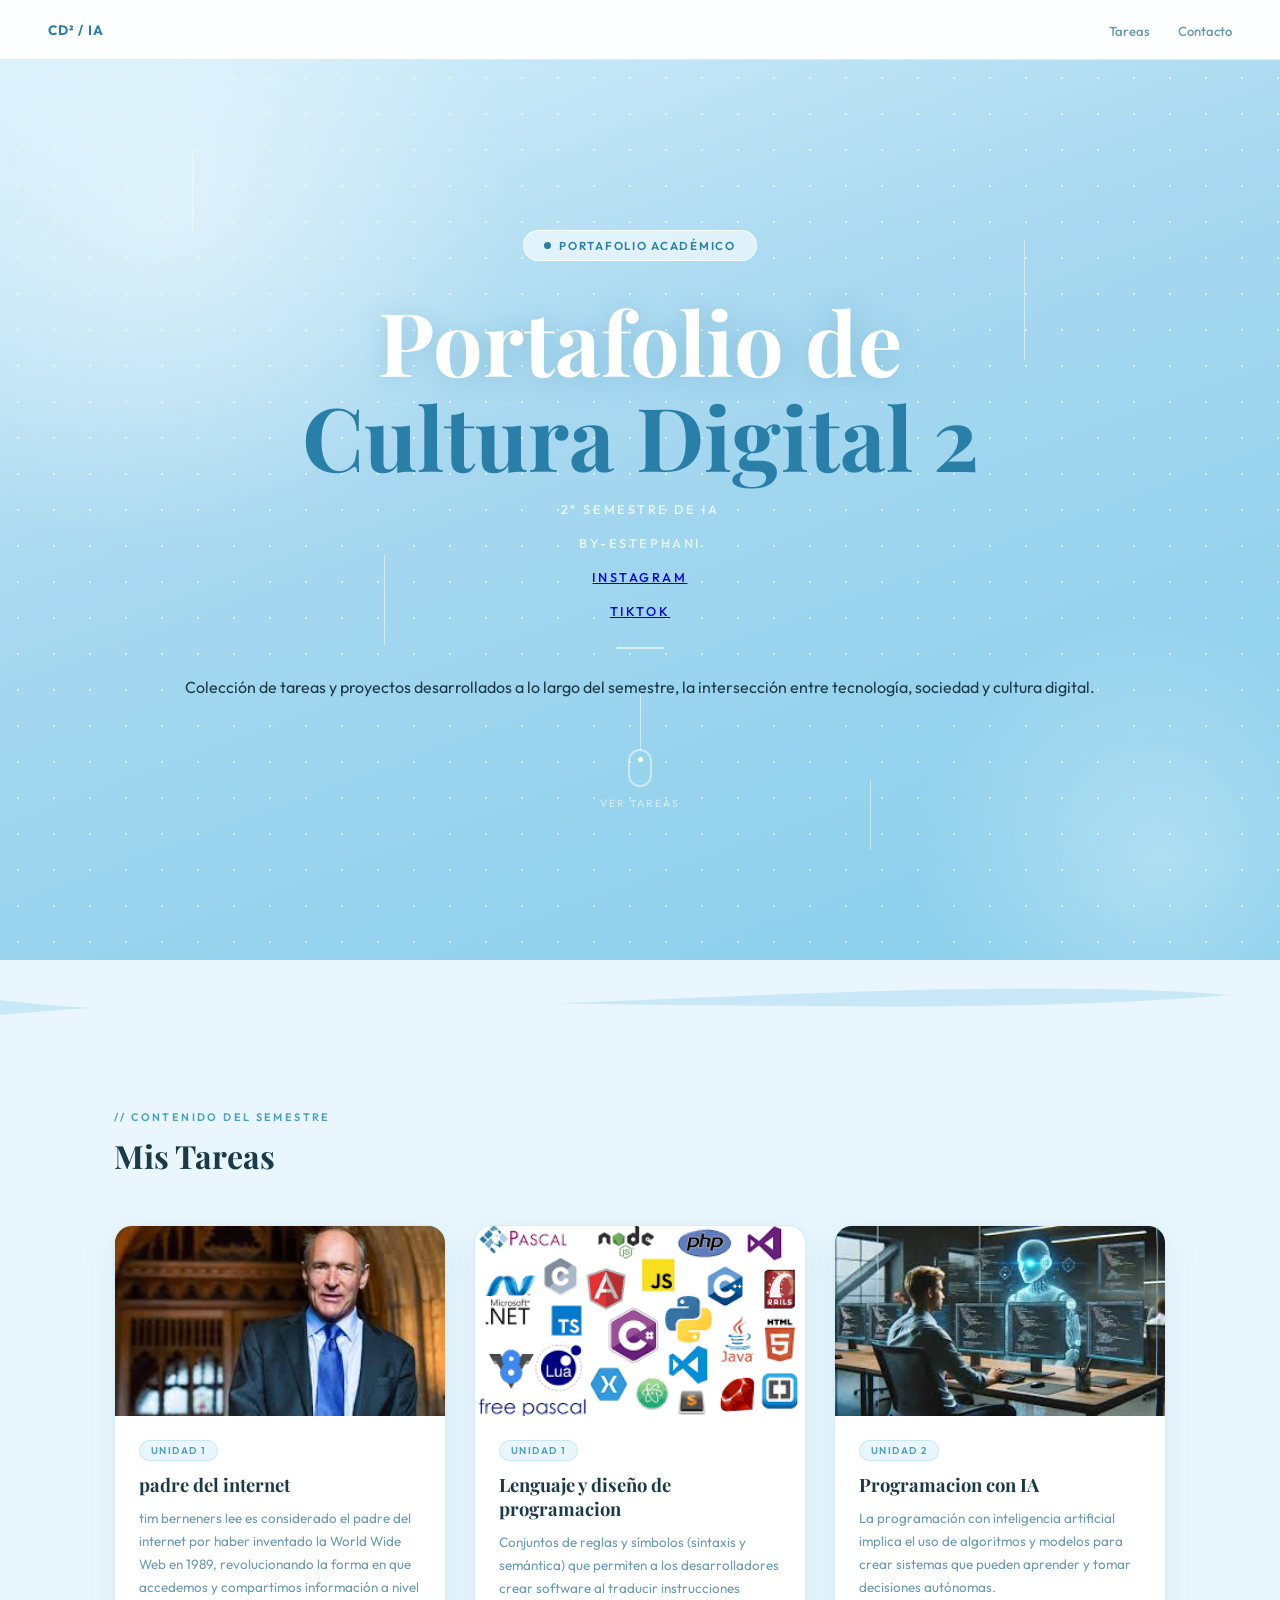
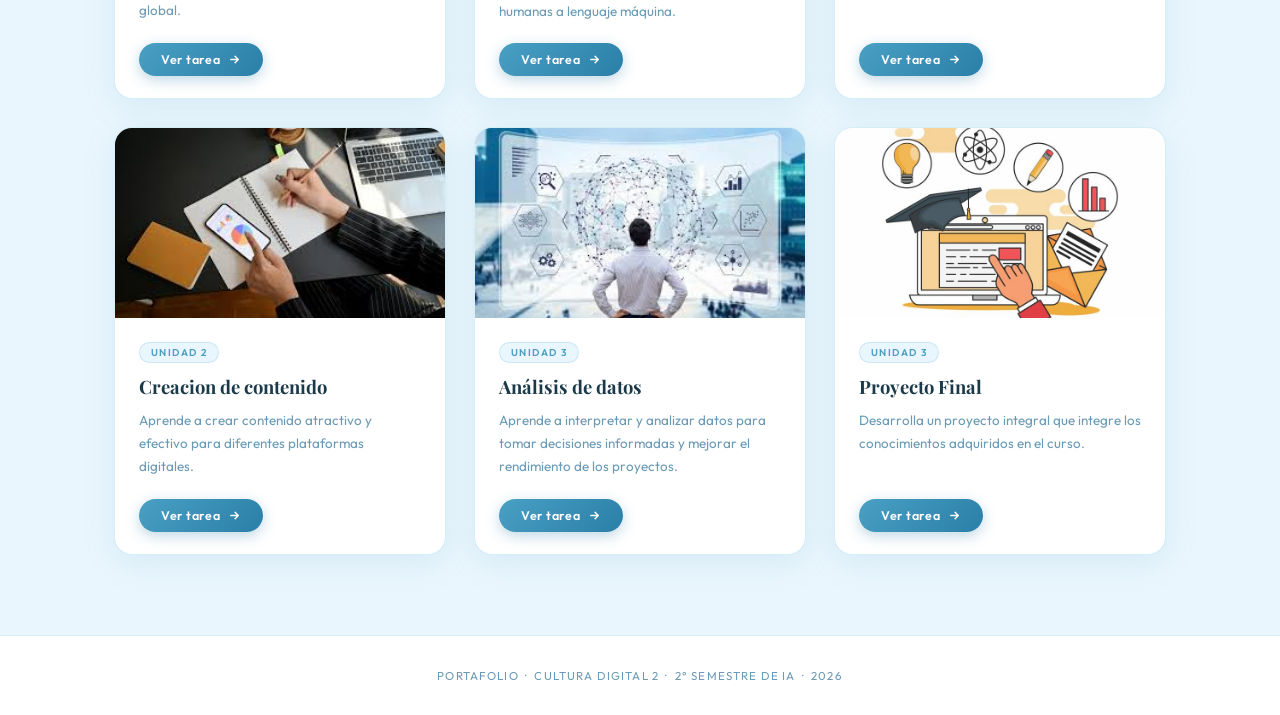
<file: index.html>
<!DOCTYPE html>
<html lang="es">
<head>
  <meta charset="UTF-8"/>
  <meta name="viewport" content="width=device-width, initial-scale=1.0"/>
  <title>portafolio — Cultura Digital 2</title>
  <title>portafolio — by-estephani 2</title>
  <link href="https://fonts.googleapis.com/css2?family=Outfit:wght@300;400;500;600;700&family=Playfair+Display:wght@700&display=swap" rel="stylesheet"/>
  <link rel="stylesheet" href="stylee.css"/>
</head>
<body>

  <!-- ══════════════════ NAV ══════════════════ -->
<nav>
  <span class="nav-logo">CD² / IA</span>
  <ul class="nav-links">
    <li><a href="#tareas">Tareas</a></li>
    <li><a href="#footer">Contacto</a></li>
  </ul>
</nav>

<!-- ══════════════════ HERO / PORTADA ══════════════════ -->
<div class="hero">
  <div class="hero-dots"></div>
  <div class="hero-lines">
    <span></span><span></span><span></span><span></span><span></span>
  </div>

  <div class="hero-inner">
    <div class="hero-chip">Portafolio Académico</div>

    <h1 class="hero-title">
      Portafolio de<br/>
      <em>Cultura Digital 2</em>
    </h1>

    <p class="hero-sub">2° Semestre de IA</p>
    <p class="hero-sub">by-Estephani</p>
    <p class="hero-sub"><a target="_blank" href="https://www.instagram.com/estephani_gonzalezp?igsh=eXB4YWk0am1tMWM=">Instagram</a></p>

    <p class="hero-sub"><a target="_blank" href="https://www.tiktok.com/@mat_k12?_r=1&_t=ZS-94igfz957OU">tiktok</a></p>
    <div class="hero-divider"></div>

   <div class="hero-inner">
    <p>Colección de tareas y proyectos desarrollados a lo largo del semestre, la intersección entre tecnología, sociedad y cultura digital.</p>
   </div>

    <div class="hero-scroll">
      <div class="scroll-track">
        <div class="scroll-ball"></div>
      </div>
      <p>Ver tareas</p>
    </div>
  </div>
</div>

<!-- Wave SVG -->
<div class="wave">
  <svg viewBox="0 0 1440 70" preserveAspectRatio="none" xmlns="http://www.w3.org/2000/svg">
    <path d="M0,40 C360,80 1080,0 1440,40 L1440,70 L0,70 Z"
          fill="#87CEEB" opacity="0.35"/>
    <path d="M0,55 C400,20 1040,70 1440,30 L1440,70 L0,70 Z"
          fill="#eaf6fd"/>
  </svg>
</div>

<!-- ══════════════════ TAREAS ══════════════════ -->
<div id="tareas" class="section-wrap">
  <p class="section-eyebrow">// Contenido del semestre</p>
  <h2 class="section-heading">Mis Tareas</h2>

  <div class="cards-grid">

    <!-- ── CARD 1 ── -->
    <div class="card">
      <div class="card-img">
        <img src="imagenes/tarea1.jpeg" alt="Tarea 1">
      </div>
      <div class="card-body">
        <span class="card-tag">Unidad 1</span>
        <h3 class="card-title">padre del internet</h3>
        <p class="card-desc">
          tim berneners lee es considerado el padre del internet por haber inventado la World Wide Web en 1989, revolucionando la forma en que accedemos y compartimos información a nivel global.
        </p>
      </div>
      <div class="card-footer">
        <a class="btn-ver" href="tarea1.html">
          Ver tarea
          <svg viewBox="0 0 24 24" fill="none" stroke="currentColor" stroke-width="2.5" stroke-linecap="round" stroke-linejoin="round">
            <path d="M5 12h14M13 6l6 6-6 6"/>
          </svg>
        </a>
      </div>
    </div>

    <!-- ── CARD 2 ── -->
    <div class="card">
      <div class="card-img">
        <img src="imagenes/programacion.png" alt="programacion">
      </div>
      <div class="card-body">
        <span class="card-tag">Unidad 1</span>
        <h3 class="card-title">Lenguaje y diseño de programacion</h3>
        <p class="card-desc">
         Conjuntos de reglas y símbolos (sintaxis y semántica) que permiten a los desarrolladores crear software al traducir instrucciones humanas a lenguaje máquina.
        </p>
      </div>
      <div class="card-footer">
        <a href="programacion.html" class="btn-ver">
          Ver tarea
          <svg viewBox="0 0 24 24" fill="none" stroke="currentColor" stroke-width="2.5" stroke-linecap="round" stroke-linejoin="round">
            <path d="M5 12h14M13 6l6 6-6 6"/>
          </svg>
        </a>
      </div>
    </div>

    <!-- ── CARD 3 ── -->
    <div class="card">
      <div class="card-img">
        <img src="imagenes/ia.jpeg" alt="IA">
      </div>
      <div class="card-body">
        <span class="card-tag">Unidad 2</span>
        <h3 class="card-title">Programacion con IA</h3>
        <p class="card-desc">
          La programación con inteligencia artificial implica el uso de algoritmos y modelos para crear sistemas que pueden aprender y tomar decisiones autónomas.
        </p>
      </div>
      <div class="card-footer">
        <a href="ia.html" class="btn-ver">
          Ver tarea
          <svg viewBox="0 0 24 24" fill="none" stroke="currentColor" stroke-width="2.5" stroke-linecap="round" stroke-linejoin="round">
            <path d="M5 12h14M13 6l6 6-6 6"/>
          </svg>
        </a>
      </div>
    </div>

    <!-- ── CARD 4 ── -->
    <div class="card">
      <div class="card-img">
        <img src="imagenes/creacioncontenido.jpeg" alt="">
      </div>
      <div class="card-body">
        <span class="card-tag">Unidad 2</span>
        <h3 class="card-title">Creacion de contenido
        </h3>
        <p class="card-desc">
          Aprende a crear contenido atractivo y efectivo para diferentes plataformas digitales.
        </p>
      </div>
      <div class="card-footer">
        <a href="creacioncontenido.html" class="btn-ver">
          Ver tarea
          <svg viewBox="0 0 24 24" fill="none" stroke="currentColor" stroke-width="2.5" stroke-linecap="round" stroke-linejoin="round">
            <path d="M5 12h14M13 6l6 6-6 6"/>
          </svg>
        </a>
      </div>
    </div>

    <!-- ── CARD 5 ── -->
    <div class="card">
      <div class="card-img">
        <img src="imagenes/analisisdedatos.jpeg" alt="Análisis de datos">
      </div>
      <div class="card-body">
        <span class="card-tag">Unidad 3</span>
        <h3 class="card-title">Análisis de datos</h3>
        <p class="card-desc">
          Aprende a interpretar y analizar datos para tomar decisiones informadas y mejorar el rendimiento de los proyectos.
        </p>
      </div>
      <div class="card-footer">
        <a href="analisisdedatos.html" class="btn-ver">
          Ver tarea
          <svg viewBox="0 0 24 24" fill="none" stroke="currentColor" stroke-width="2.5" stroke-linecap="round" stroke-linejoin="round">
            <path d="M5 12h14M13 6l6 6-6 6"/>
          </svg>
        </a>
      </div>
    </div>

    <!-- ── CARD 6 ── -->
    <div class="card">
      <div class="card-img">
        <img src="imagenes/proyectofinal.jpeg" alt="Proyecto Final">
      </div>
      <div class="card-body">
        <span class="card-tag">Unidad 3</span>
        <h3 class="card-title">Proyecto Final</h3>
        <p class="card-desc">
          Desarrolla un proyecto integral que integre los conocimientos adquiridos en el curso.
        </p>
      </div>
      <div class="card-footer">
        <a href="proyectofinal.html" class="btn-ver">
          Ver tarea
          <svg viewBox="0 0 24 24" fill="none" stroke="currentColor" stroke-width="2.5" stroke-linecap="round" stroke-linejoin="round">
            <path d="M5 12h14M13 6l6 6-6 6"/>
          </svg>
        </a>
      </div>
    </div>

  </div><!-- /cards-grid -->
</div>

<!-- ══════════════════ FOOTER ══════════════════ -->
<footer id="footer">
  Portafolio &nbsp;·&nbsp; Cultura Digital 2 &nbsp;·&nbsp; 2° Semestre de IA &nbsp;·&nbsp; 2026
</footer>

</body>
</html>
</file>
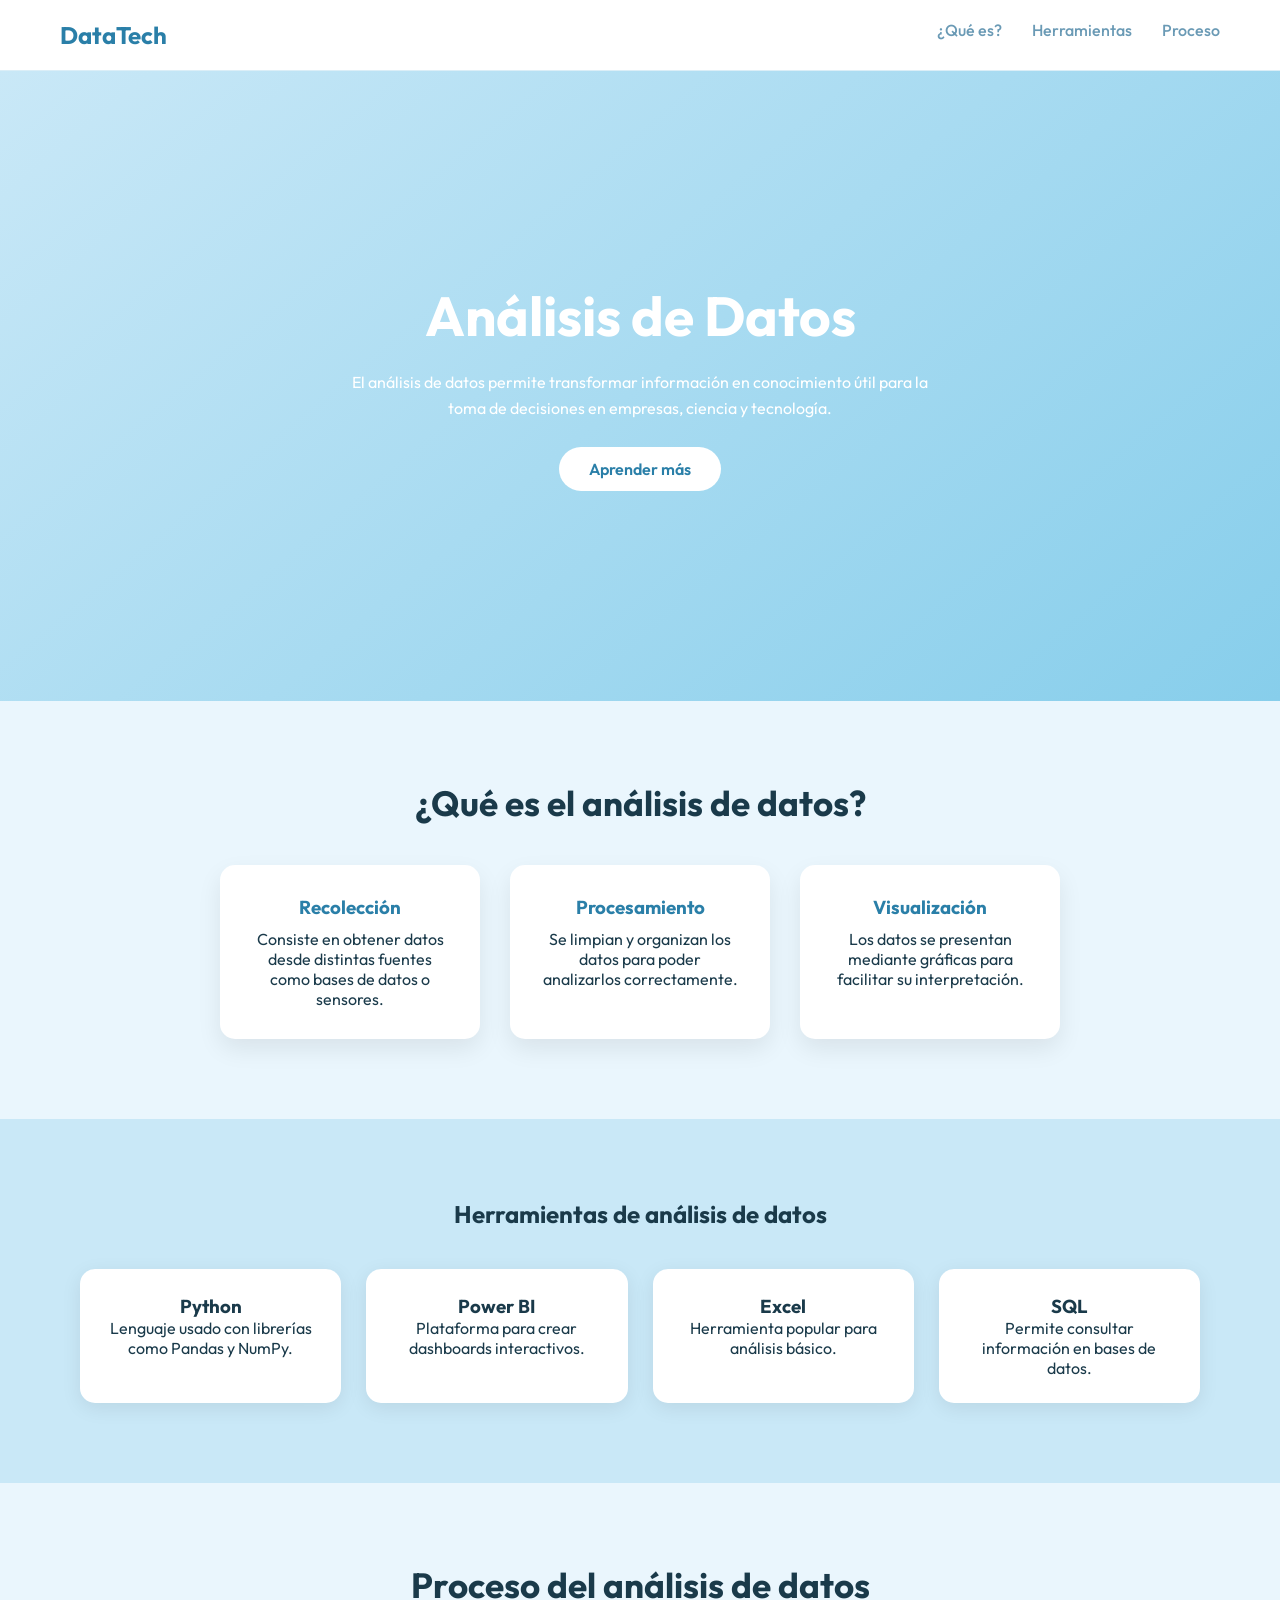
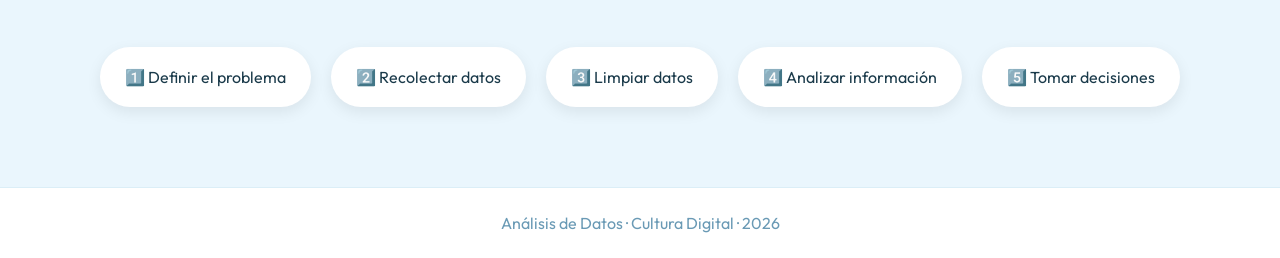
<file: analisisdedatos.html>
<!DOCTYPE html>
<html lang="es">

<head>

    <meta charset="UTF-8">
    <meta name="viewport" content="width=device-width, initial-scale=1.0">

    <title>Análisis de Datos</title>

    <link rel="stylesheet" href="analisisdedatos.css">

    <link href="https://fonts.googleapis.com/css2?family=Outfit:wght@300;400;500;600;700&display=swap" rel="stylesheet">

</head>

<body>

<!-- NAVBAR -->

<nav>

    <h2 class="logo">
        DataTech
    </h2>

    <ul>

        <li><a href="#que-es">¿Qué es?</a></li>
        <li><a href="#herramientas">Herramientas</a></li>
        <li><a href="#proceso">Proceso</a></li>

    </ul>

</nav>



<!-- HERO -->

<section class="hero">

    <div class="hero-text">

        <h1>
            Análisis de Datos
        </h1>

        <p>

            El análisis de datos permite transformar información en
            conocimiento útil para la toma de decisiones en empresas,
            ciencia y tecnología.

        </p>

        <a href="#que-es" class="btn">
            Aprender más
        </a>

    </div>

</section>



<!-- QUE ES -->

<section id="que-es" class="section">

    <h2>
        ¿Qué es el análisis de datos?
    </h2>

    <div class="container">

        <div class="card">

            <h3>
                Recolección
            </h3>

            <p>

                Consiste en obtener datos desde distintas fuentes
                como bases de datos o sensores.

            </p>

        </div>



        <div class="card">

            <h3>
                Procesamiento
            </h3>

            <p>

                Se limpian y organizan los datos para poder
                analizarlos correctamente.

            </p>

        </div>



        <div class="card">

            <h3>
                Visualización
            </h3>

            <p>

                Los datos se presentan mediante gráficas
                para facilitar su interpretación.

            </p>

        </div>

    </div>

</section>



<!-- HERRAMIENTAS -->

<section id="herramientas" class="tools">

    <h2>
        Herramientas de análisis de datos
    </h2>

    <div class="tools-container">

        <div class="tool">

            <h3>
                Python
            </h3>

            <p>
                Lenguaje usado con librerías como Pandas y NumPy.
            </p>

        </div>


        <div class="tool">

            <h3>
                Power BI
            </h3>

            <p>
                Plataforma para crear dashboards interactivos.
            </p>

        </div>


        <div class="tool">

            <h3>
                Excel
            </h3>

            <p>
                Herramienta popular para análisis básico.
            </p>

        </div>


        <div class="tool">

            <h3>
                SQL
            </h3>

            <p>
                Permite consultar información en bases de datos.
            </p>

        </div>

    </div>

</section>



<!-- PROCESO -->

<section id="proceso" class="section">

    <h2>
        Proceso del análisis de datos
    </h2>

    <div class="steps">

        <div class="step">
            1️⃣ Definir el problema
        </div>

        <div class="step">
            2️⃣ Recolectar datos
        </div>

        <div class="step">
            3️⃣ Limpiar datos
        </div>

        <div class="step">
            4️⃣ Analizar información
        </div>

        <div class="step">
            5️⃣ Tomar decisiones
        </div>

    </div>

</section>



<!-- FOOTER -->

<footer>

    Análisis de Datos · Cultura Digital · 2026

</footer>

</body>

</html>
</file>
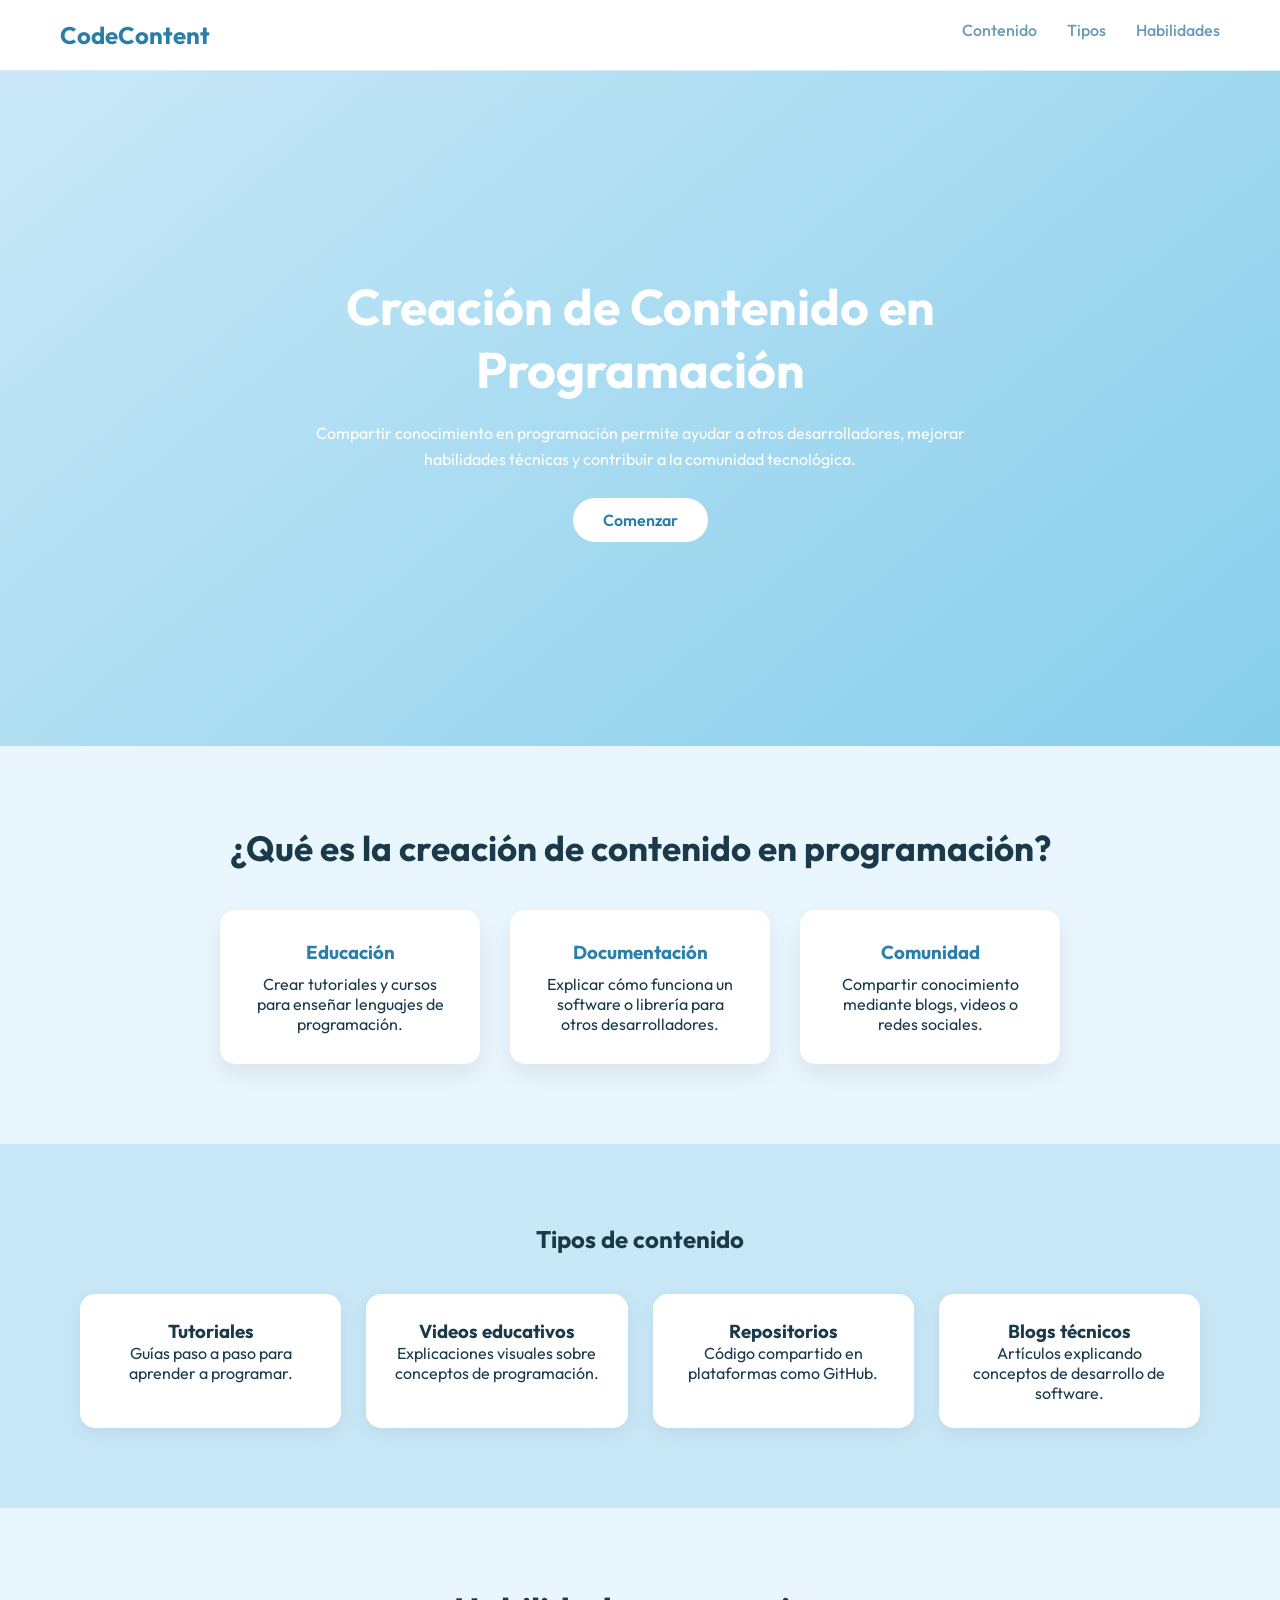
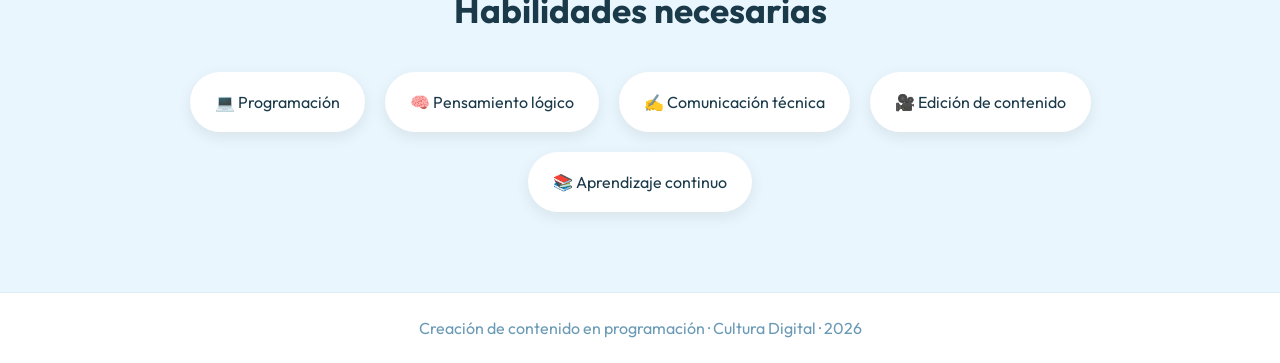
<file: creacioncontenido.html>
<!DOCTYPE html>
<html lang="es">

<head>

    <meta charset="UTF-8">
    <meta name="viewport" content="width=device-width, initial-scale=1.0">

    <title>Creación de Contenido en Programación</title>

    <link rel="stylesheet" href="creacioncontenido.css">

    <link href="https://fonts.googleapis.com/css2?family=Outfit:wght@300;400;500;600;700&display=swap" rel="stylesheet">

</head>

<body>

<!-- NAVBAR -->

<nav>

    <h2 class="logo">
        CodeContent
    </h2>

    <ul>

        <li><a href="#que-es">Contenido</a></li>
        <li><a href="#tipos">Tipos</a></li>
        <li><a href="#habilidades">Habilidades</a></li>

    </ul>

</nav>



<!-- HERO -->

<section class="hero">

    <div class="hero-container">

        <h1>
            Creación de Contenido en Programación
        </h1>

        <p>

            Compartir conocimiento en programación permite ayudar a otros
            desarrolladores, mejorar habilidades técnicas y contribuir
            a la comunidad tecnológica.

        </p>

        <a href="#que-es" class="btn">
            Comenzar
        </a>

    </div>

</section>



<!-- QUE ES -->

<section id="que-es" class="section">

    <h2>
        ¿Qué es la creación de contenido en programación?
    </h2>

    <div class="cards">

        <div class="card">

            <h3>
                Educación
            </h3>

            <p>

                Crear tutoriales y cursos para enseñar lenguajes
                de programación.

            </p>

        </div>



        <div class="card">

            <h3>
                Documentación
            </h3>

            <p>

                Explicar cómo funciona un software o librería
                para otros desarrolladores.

            </p>

        </div>



        <div class="card">

            <h3>
                Comunidad
            </h3>

            <p>

                Compartir conocimiento mediante blogs,
                videos o redes sociales.

            </p>

        </div>

    </div>

</section>



<!-- TIPOS -->

<section id="tipos" class="tools">

    <h2>
        Tipos de contenido
    </h2>

    <div class="tools-container">

        <div class="tool">

            <h3>
                Tutoriales
            </h3>

            <p>

                Guías paso a paso para aprender a programar.

            </p>

        </div>


        <div class="tool">

            <h3>
                Videos educativos
            </h3>

            <p>

                Explicaciones visuales sobre conceptos
                de programación.

            </p>

        </div>


        <div class="tool">

            <h3>
                Repositorios
            </h3>

            <p>

                Código compartido en plataformas
                como GitHub.

            </p>

        </div>


        <div class="tool">

            <h3>
                Blogs técnicos
            </h3>

            <p>

                Artículos explicando conceptos
                de desarrollo de software.

            </p>

        </div>

    </div>

</section>



<!-- HABILIDADES -->

<section id="habilidades" class="section">

    <h2>
        Habilidades necesarias
    </h2>

    <div class="skills">

        <div class="skill">
            💻 Programación
        </div>

        <div class="skill">
            🧠 Pensamiento lógico
        </div>

        <div class="skill">
            ✍️ Comunicación técnica
        </div>

        <div class="skill">
            🎥 Edición de contenido
        </div>

        <div class="skill">
            📚 Aprendizaje continuo
        </div>

    </div>

</section>



<!-- FOOTER -->

<footer>

    Creación de contenido en programación · Cultura Digital · 2026

</footer>


</body>

</html>
</file>
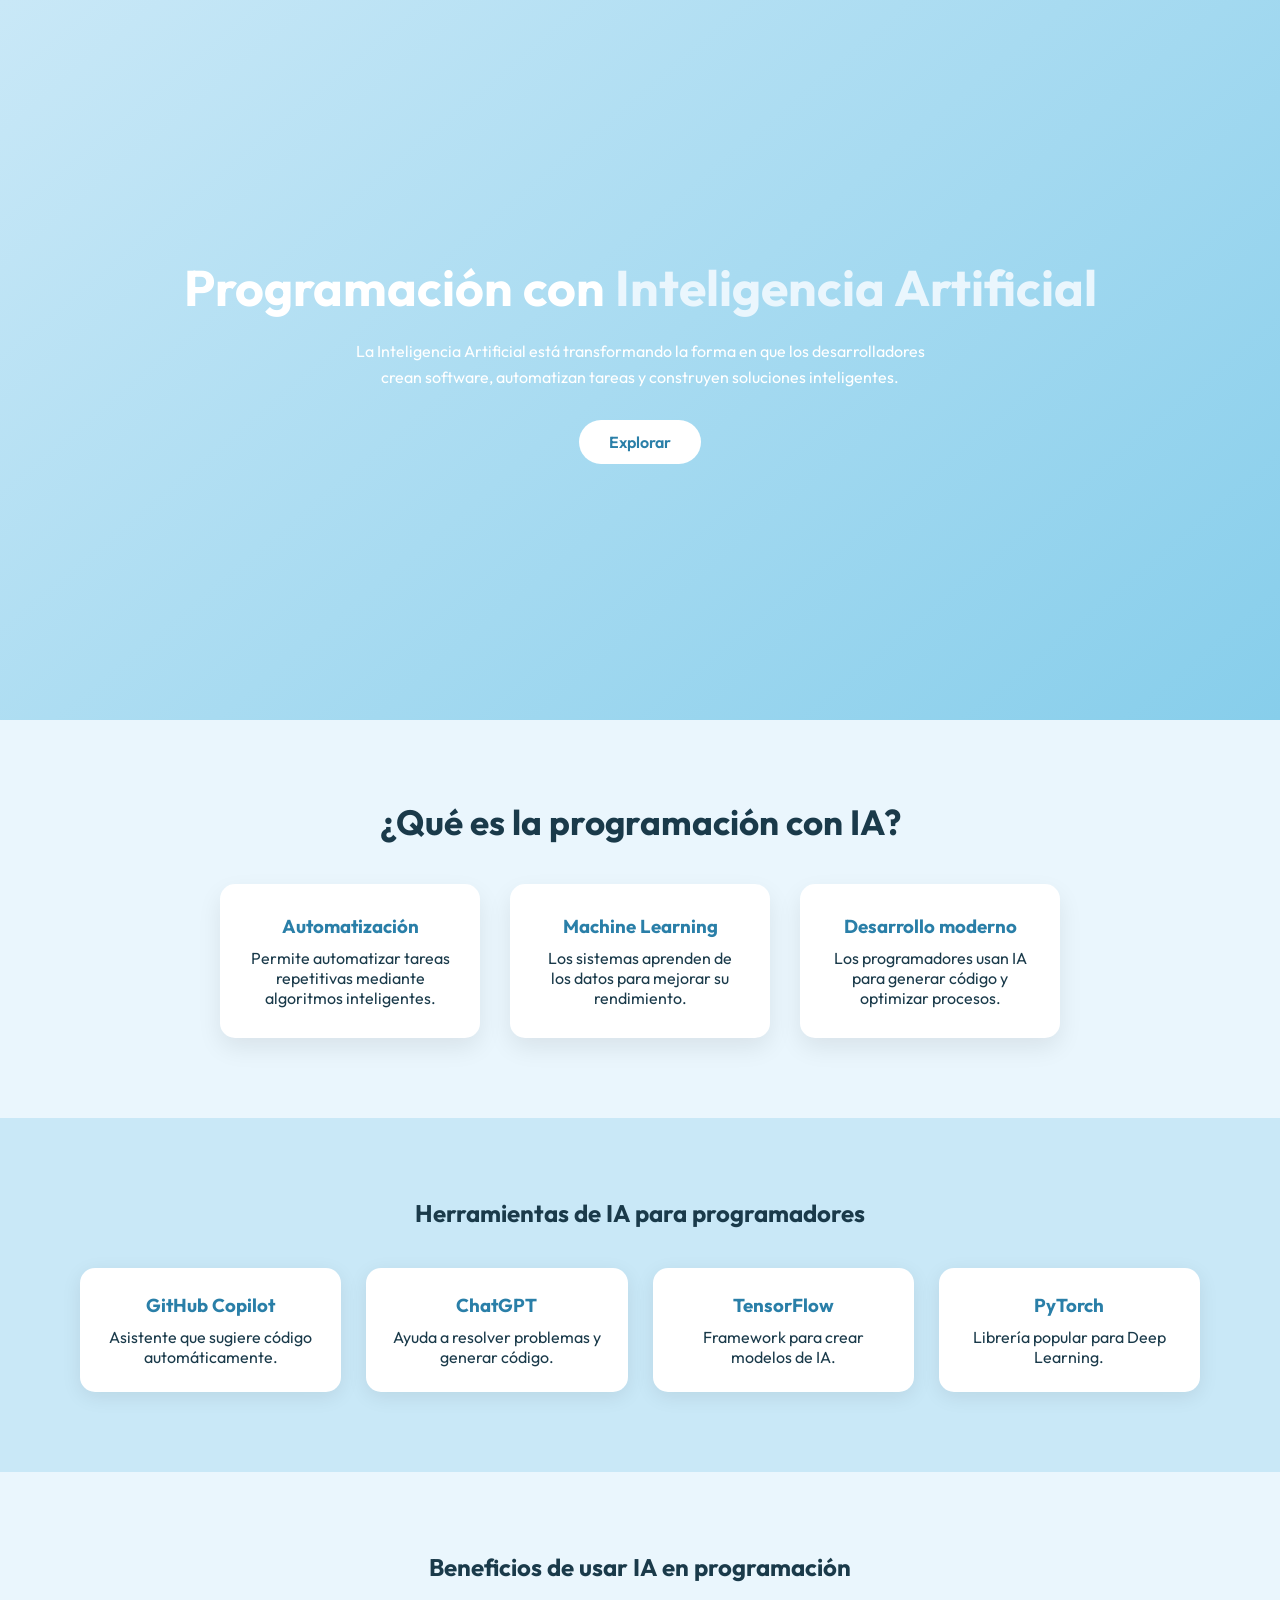
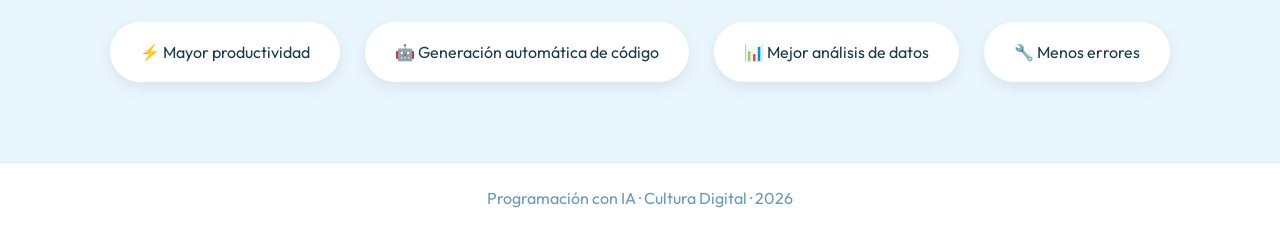
<file: ia.html>
<!DOCTYPE html>
<html lang="es">

<head>
    <meta charset="UTF-8">
    <meta name="viewport" content="width=device-width, initial-scale=1.0">
    <title>Programación con IA</title>
    <link rel="stylesheet" href="ia.css">
    <link href="https://fonts.googleapis.com/css2?family=Outfit:wght@300;400;500;600;700&display=swap" rel="stylesheet">
</head>

<body>
<section class="hero">
    <div class="hero-content">
        <h1>Programación con <span>Inteligencia Artificial</span> </h1>
        <p>La Inteligencia Artificial está transformando la forma en que los desarrolladores crean software, automatizan tareas y construyen soluciones inteligentes.</p>
        <a href="#ia" class="btn">Explorar</a>
    </div>
</section>
<section id="ia" class="section">
    <h2>¿Qué es la programación con IA?</h2>
    <div class="info-container">
        <div class="info-box">
            <h3>Automatización</h3>
            <p>Permite automatizar tareas repetitivas mediante algoritmos inteligentes.</p>

        </div>
        <div class="info-box">
            <h3>Machine Learning</h3>
            <p>Los sistemas aprenden de los datos para mejorar su rendimiento.</p>
        </div>
        <div class="info-box">
            <h3>Desarrollo moderno</h3>
            <p>Los programadores usan IA para generar código y optimizar procesos.</p>

        </div>
    </div>
</section>
<section class="tools">
    <h2>Herramientas de IA para programadores</h2>
    <div class="tools-grid">
        <div class="tool">
            <h3>GitHub Copilot</h3>
            <p>Asistente que sugiere código automáticamente.</p>
        </div>
        <div class="tool">
            <h3>ChatGPT</h3>
            <p>Ayuda a resolver problemas y generar código.</p>
        </div>
        <div class="tool">
            <h3>TensorFlow</h3>
            <p>Framework para crear modelos de IA.</p>
        </div>

        <div class="tool">
            <h3>PyTorch</h3>
            <p>Librería popular para Deep Learning.</p>
        </div>
    </div>
</section>

<section class="benefits">
    <h2>Beneficios de usar IA en programación</h2>
    <div class="benefits-container">
        <div class="benefit">
            ⚡ Mayor productividad
        </div>

        <div class="benefit">
            🤖 Generación automática de código
        </div>

        <div class="benefit">
            📊 Mejor análisis de datos
        </div>

        <div class="benefit">
            🔧 Menos errores
        </div>
    </div>
</section>
<footer> Programación con IA · Cultura Digital · 2026</footer>
</body>
</html>
</file>
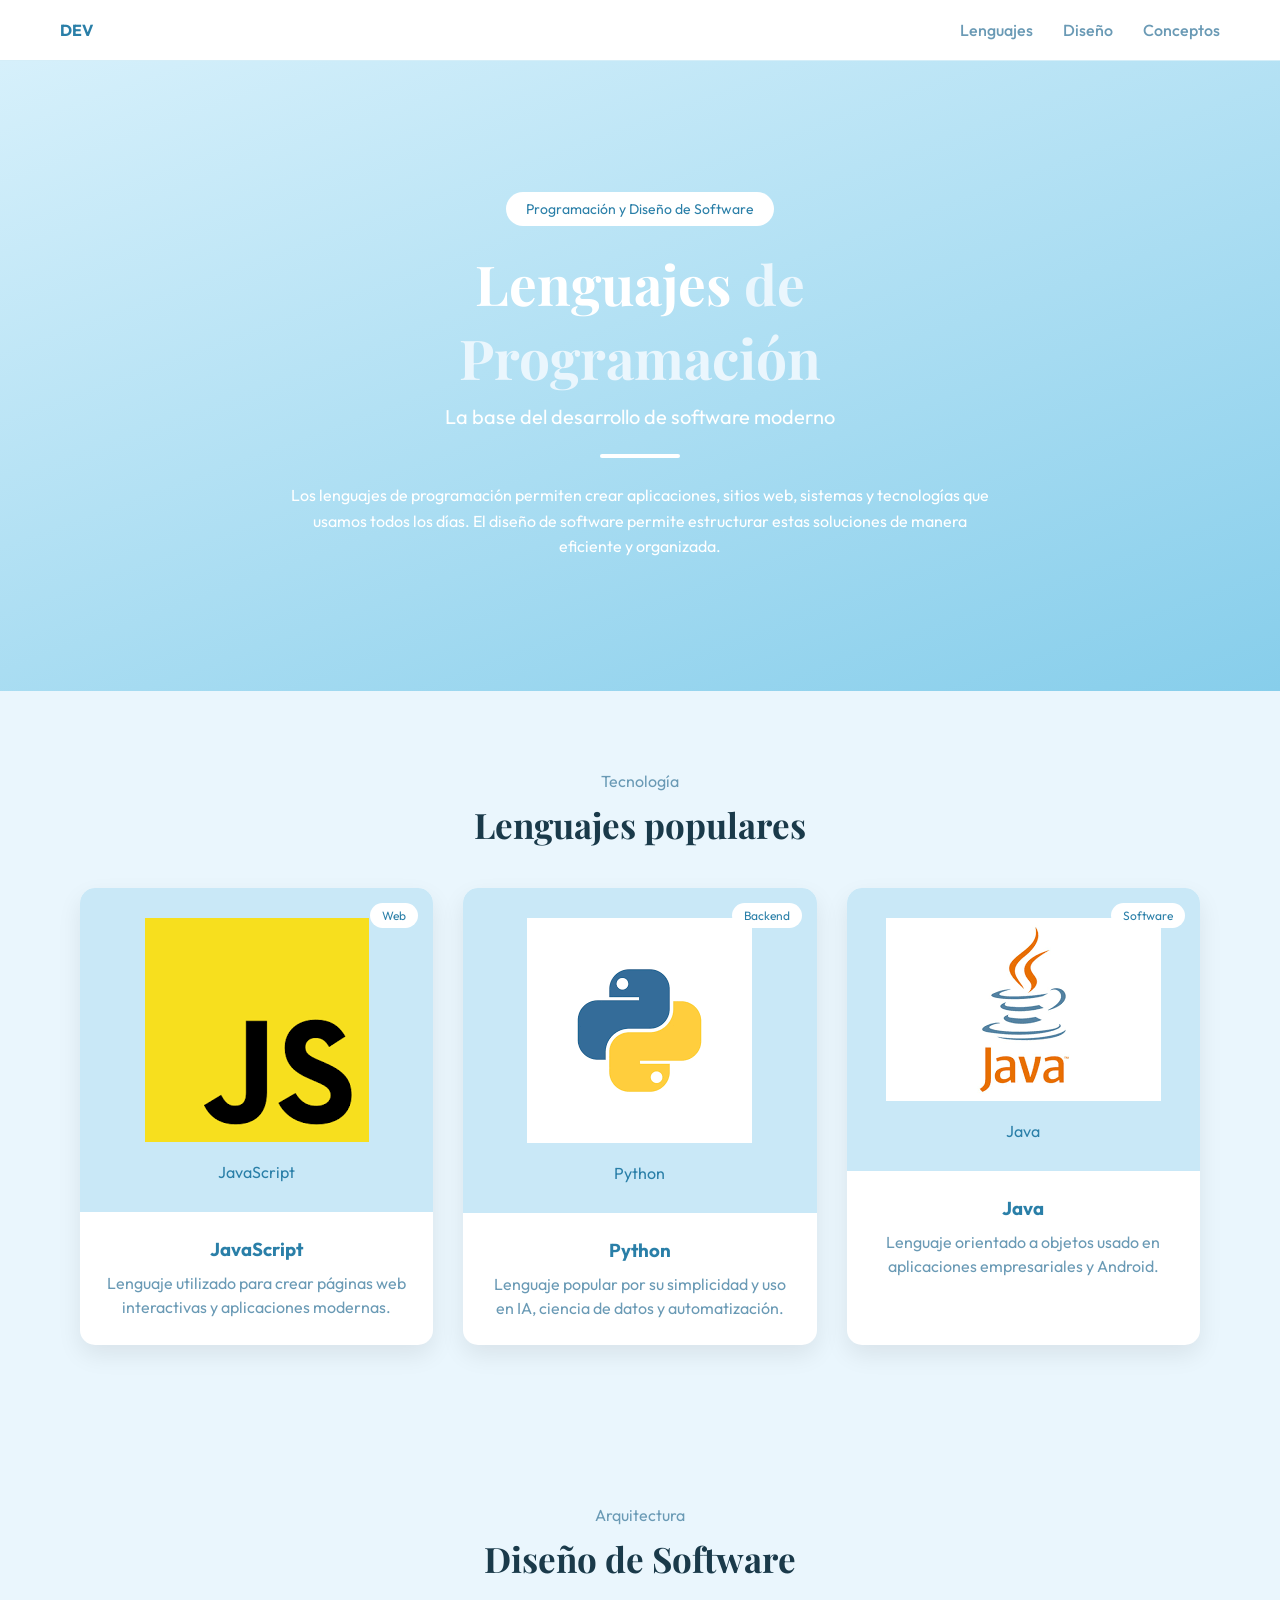
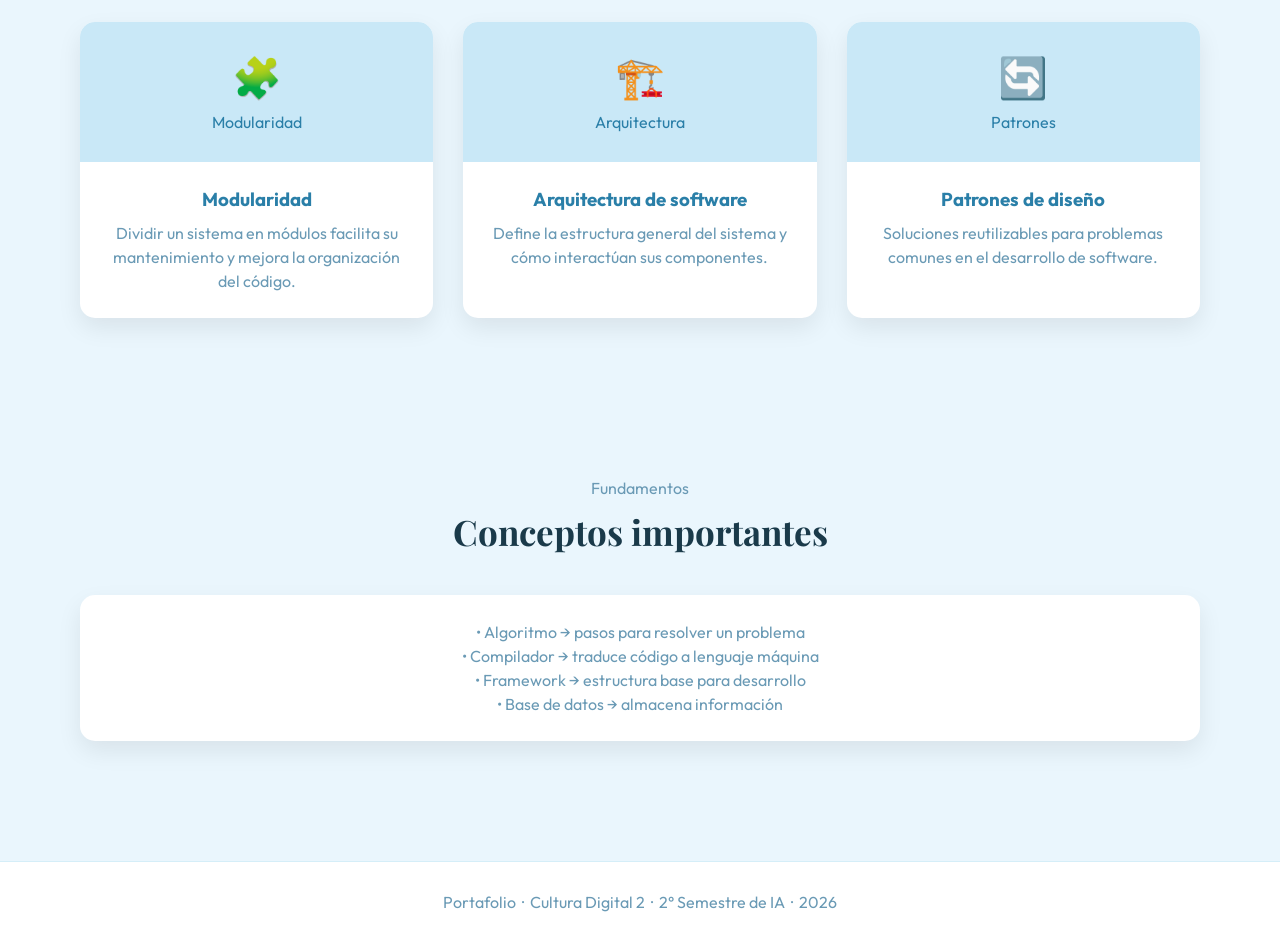
<file: programacion.html>
<!DOCTYPE html>
<html lang="es">

<head>
    <meta charset="UTF-8">
    <meta name="viewport" content="width=device-width, initial-scale=1.0">
    <title>Lenguajes de Programación</title>

    <link rel="stylesheet" href="programacion.css">

    <link href="https://fonts.googleapis.com/css2?family=Outfit:wght@300;400;500;600;700&family=Playfair+Display:wght@700&display=swap" rel="stylesheet">
</head>

<body>
    <nav>
        <div class="nav-logo">
            DEV
        </div>
        <ul class="nav-links">
            <li><a href="#lenguajes">Lenguajes</a></li>
            <li><a href="#diseno">Diseño</a></li>
            <li><a href="#datos">Conceptos</a></li>

        </ul>
    </nav>

    <section class="hero">
        <div class="hero-dots"></div>
        <div class="hero-lines">
            <span></span>
            <span></span>
            <span></span>
            <span></span>
            <span></span>
        </div>
        <div class="hero-inner">
            <div class="hero-chip">
                Programación y Diseño de Software
            </div>
            <h1 class="hero-title">
                Lenguajes <em>de Programación</em>
            </h1>
            <p class="hero-sub">
                La base del desarrollo de software moderno
            </p>
            <div class="hero-divider"></div>
            <p class="hero-desc">
                Los lenguajes de programación permiten crear aplicaciones,
                sitios web, sistemas y tecnologías que usamos todos los días.
                El diseño de software permite estructurar estas soluciones
                de manera eficiente y organizada.
            </p>
        </div>
    </section>

    <!-- LENGUAJES -->

    <section id="lenguajes" class="section-wrap">

        <p class="section-eyebrow">
            Tecnología
        </p>

        <h2 class="section-heading">
            Lenguajes populares
        </h2>

        <div class="cards-grid">


            <div class="card">

                <div class="card-img">

                    <span class="card-badge">
                        Web
                    </span>
                    <div class="card-img-inner">
                        <div class="card-img-icon">
                            <img src="imagenes/javascript.png" alt="JavaScript">
                        </div>
                        <span class="card-img-label">
                            JavaScript
                        </span>
                    </div>
                </div>
                <div class="card-body">
                    <h3 class="card-title">
                        JavaScript
                    </h3>
                    <p class="card-desc">
                        Lenguaje utilizado para crear páginas web interactivas y aplicaciones modernas.
                    </p>
                </div>
            </div>
            
            <div class="card">

                <div class="card-img">

                    <span class="card-badge">
                        Backend
                    </span>
                    <div class="card-img-inner">
                        <div class="card-img-icon">
                            <img src="imagenes/python.png" alt="Python">
                        </div>
                        <span class="card-img-label">
                            Python
                        </span>
                    </div>
                </div>
                <div class="card-body">
                    <h3 class="card-title">
                        Python
                    </h3>
                    <p class="card-desc">
                        Lenguaje popular por su simplicidad y uso en IA, ciencia de datos y automatización.
                    </p>
                </div>
            </div>

            <div class="card">
                <div class="card-img">
                    <span class="card-badge">
                        Software
                    </span>
                    <div class="card-img-inner">
                        <div class="card-img-icon">
                            <img src="imagenes/java.png" alt="Java">
                        </div>
                        <span class="card-img-label">
                            Java
                        </span>
                    </div>
                </div>
                <div class="card-body">
                    <h3 class="card-title">
                        Java
                    </h3>
                    <p class="card-desc">
                        Lenguaje orientado a objetos usado en aplicaciones empresariales y Android.
                    </p>
                </div>
            </div>
        </div>
    </section>
    <section id="diseno" class="section-wrap">
        <p class="section-eyebrow">
            Arquitectura
        </p>
        <h2 class="section-heading">
            Diseño de Software
        </h2>
        <div class="cards-grid">
            <div class="card">
                <div class="card-img">
                    <div class="card-img-inner">
                        <div class="card-img-icon">
                            🧩
                        </div>
                        <span class="card-img-label">
                            Modularidad
                        </span>
                    </div>
                </div>
                <div class="card-body">
                    <h3 class="card-title">
                        Modularidad
                    </h3>
                    <p class="card-desc">
                        Dividir un sistema en módulos facilita su mantenimiento
                        y mejora la organización del código.
                    </p>
                </div>
            </div>
            <div class="card">
                <div class="card-img">
                    <div class="card-img-inner">
                        <div class="card-img-icon">
                            🏗️
                        </div>
                        <span class="card-img-label">
                            Arquitectura
                        </span>
                    </div>
                </div>
                <div class="card-body">
                    <h3 class="card-title">
                        Arquitectura de software
                    </h3>
                    <p class="card-desc">
                        Define la estructura general del sistema
                        y cómo interactúan sus componentes.
                    </p>
                </div>
            </div>
            <div class="card">
                <div class="card-img">
                    <div class="card-img-inner">
                        <div class="card-img-icon">
                            🔄
                        </div>
                        <span class="card-img-label">
                            Patrones
                        </span>

                    </div>
                </div>
                <div class="card-body">
                    <h3 class="card-title">
                        Patrones de diseño
                    </h3>
                    <p class="card-desc">
                        Soluciones reutilizables para problemas comunes
                        en el desarrollo de software.
                    </p>
                </div>
            </div>
        </div>
    </section>
    <!-- CONCEPTOS -->
    <section id="datos" class="section-wrap">
        <p class="section-eyebrow">
            Fundamentos
        </p>
        <h2 class="section-heading">
            Conceptos importantes
        </h2>
        <div class="card">
            <div class="card-body">
                <p class="card-desc">

                    • Algoritmo → pasos para resolver un problema<br>
                    • Compilador → traduce código a lenguaje máquina <br>
                    • Framework → estructura base para desarrollo <br>
                    • Base de datos → almacena información 

                </p>
            </div>
        </div>
    </section>
    <!-- FOOTER -->
    <footer>
        Portafolio &nbsp;·&nbsp; Cultura Digital 2 &nbsp;·&nbsp; 2° Semestre de IA &nbsp;·&nbsp; 2026
    </footer>
</body>
</html>
</file>
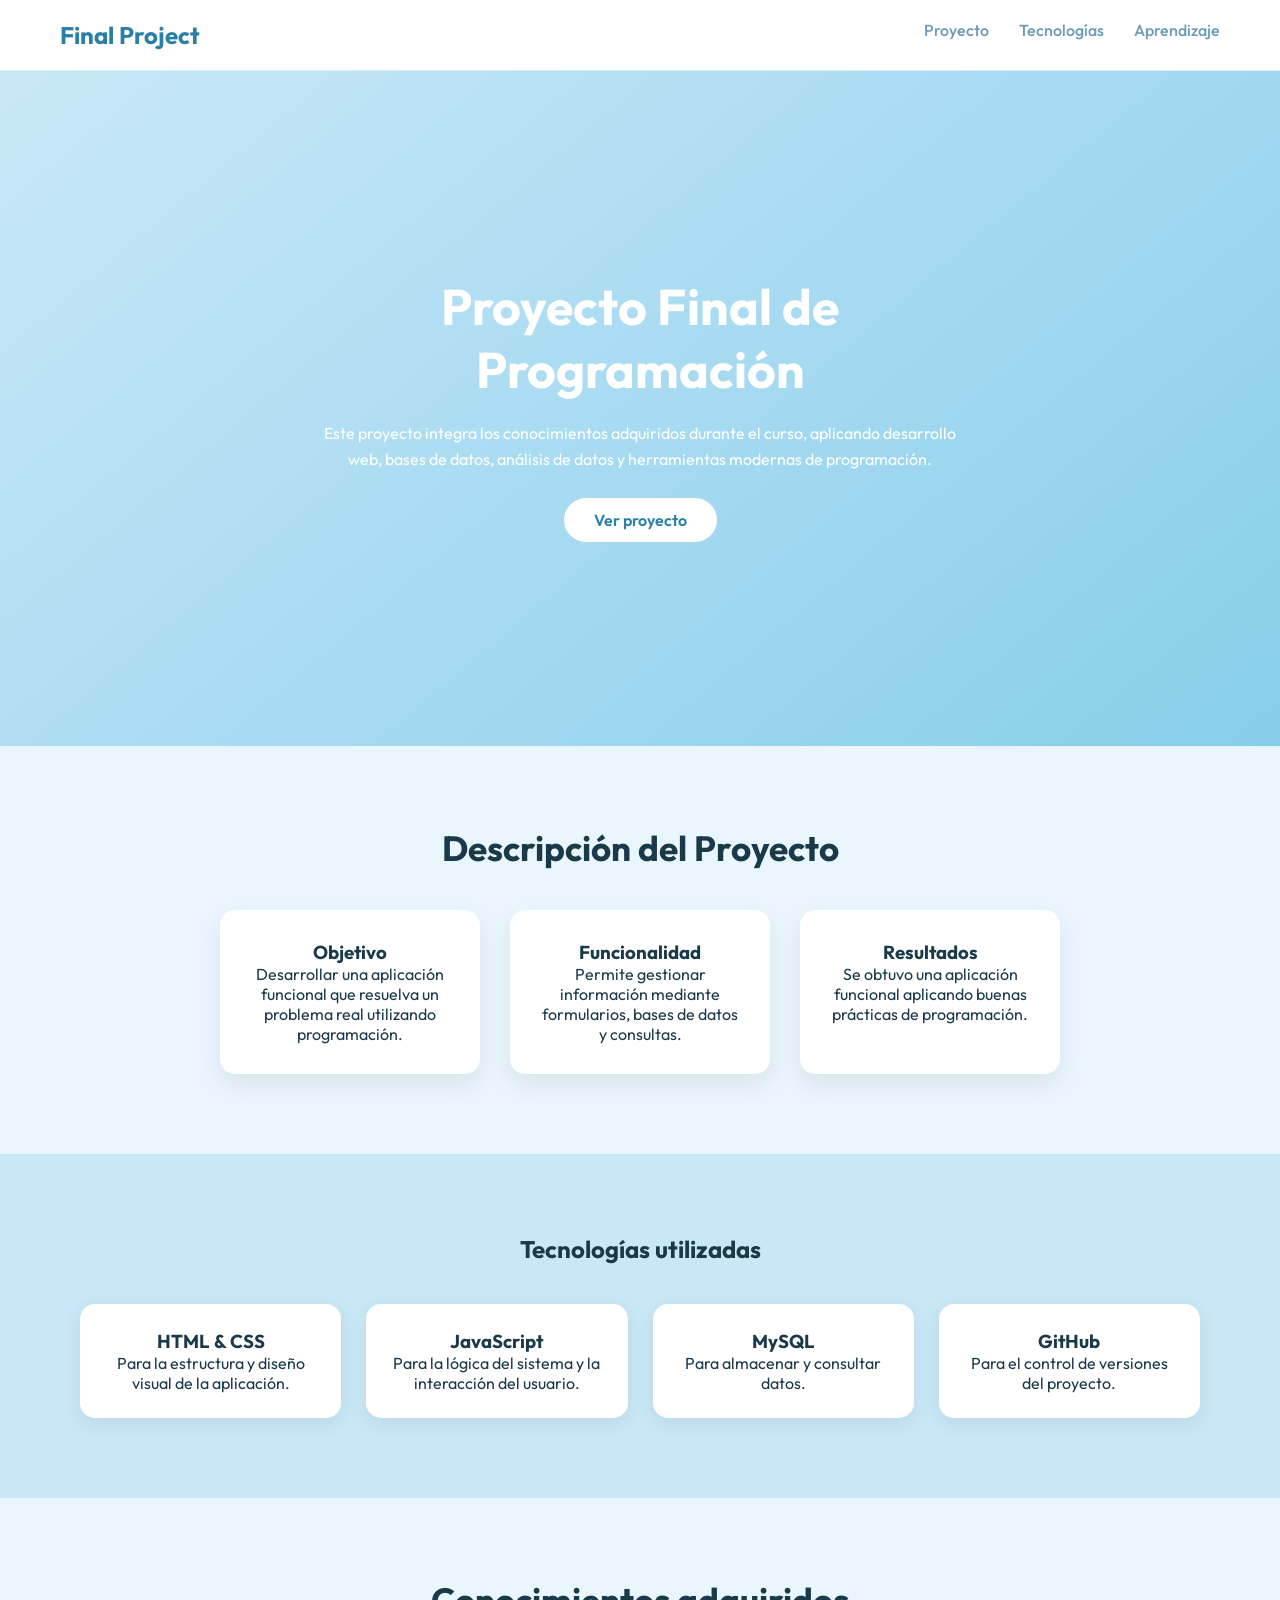
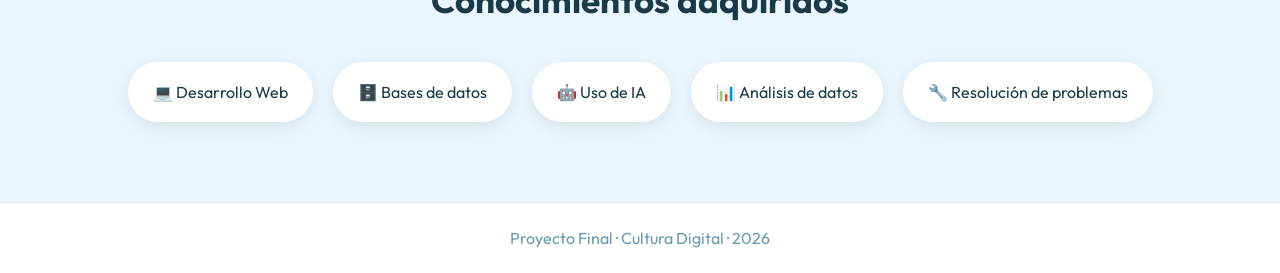
<file: proyectofinal.html>
<!DOCTYPE html>
<html lang="es">

<head>

    <meta charset="UTF-8">
    <meta name="viewport" content="width=device-width, initial-scale=1.0">

    <title>Proyecto Final de Programación</title>

    <link rel="stylesheet" href="proyectofinal.css">

    <link href="https://fonts.googleapis.com/css2?family=Outfit:wght@300;400;500;600;700&display=swap" rel="stylesheet">

</head>

<body>

<!-- NAV -->

<nav>

    <h2 class="logo">
        Final Project
    </h2>

    <ul>

        <li><a href="#proyecto">Proyecto</a></li>
        <li><a href="#tecnologias">Tecnologías</a></li>
        <li><a href="#aprendizaje">Aprendizaje</a></li>

    </ul>

</nav>



<!-- HERO -->

<section class="hero">

    <div class="hero-content">

        <h1>
            Proyecto Final de Programación
        </h1>

        <p>

            Este proyecto integra los conocimientos adquiridos durante el curso,
            aplicando desarrollo web, bases de datos, análisis de datos y
            herramientas modernas de programación.

        </p>

        <a href="#proyecto" class="btn">
            Ver proyecto
        </a>

    </div>

</section>



<!-- PROYECTO -->

<section id="proyecto" class="section">

    <h2>
        Descripción del Proyecto
    </h2>

    <div class="cards">

        <div class="card">

            <h3>
                Objetivo
            </h3>

            <p>

                Desarrollar una aplicación funcional que resuelva
                un problema real utilizando programación.

            </p>

        </div>



        <div class="card">

            <h3>
                Funcionalidad
            </h3>

            <p>

                Permite gestionar información mediante formularios,
                bases de datos y consultas.

            </p>

        </div>



        <div class="card">

            <h3>
                Resultados
            </h3>

            <p>

                Se obtuvo una aplicación funcional aplicando
                buenas prácticas de programación.

            </p>

        </div>

    </div>

</section>



<!-- TECNOLOGIAS -->

<section id="tecnologias" class="tools">

    <h2>
        Tecnologías utilizadas
    </h2>

    <div class="tools-container">

        <div class="tool">

            <h3>
                HTML & CSS
            </h3>

            <p>

                Para la estructura y diseño visual
                de la aplicación.

            </p>

        </div>


        <div class="tool">

            <h3>
                JavaScript
            </h3>

            <p>

                Para la lógica del sistema
                y la interacción del usuario.

            </p>

        </div>


        <div class="tool">

            <h3>
                MySQL
            </h3>

            <p>

                Para almacenar y consultar datos.

            </p>

        </div>


        <div class="tool">

            <h3>
                GitHub
            </h3>

            <p>

                Para el control de versiones del proyecto.

            </p>

        </div>

    </div>

</section>



<!-- APRENDIZAJE -->

<section id="aprendizaje" class="section">

    <h2>
        Conocimientos adquiridos
    </h2>

    <div class="skills">

        <div class="skill">
            💻 Desarrollo Web
        </div>

        <div class="skill">
            🗄️ Bases de datos
        </div>

        <div class="skill">
            🤖 Uso de IA
        </div>

        <div class="skill">
            📊 Análisis de datos
        </div>

        <div class="skill">
            🔧 Resolución de problemas
        </div>

    </div>

</section>
<footer>Proyecto Final · Cultura Digital · 2026</footer>
</body>
</html>
</file>
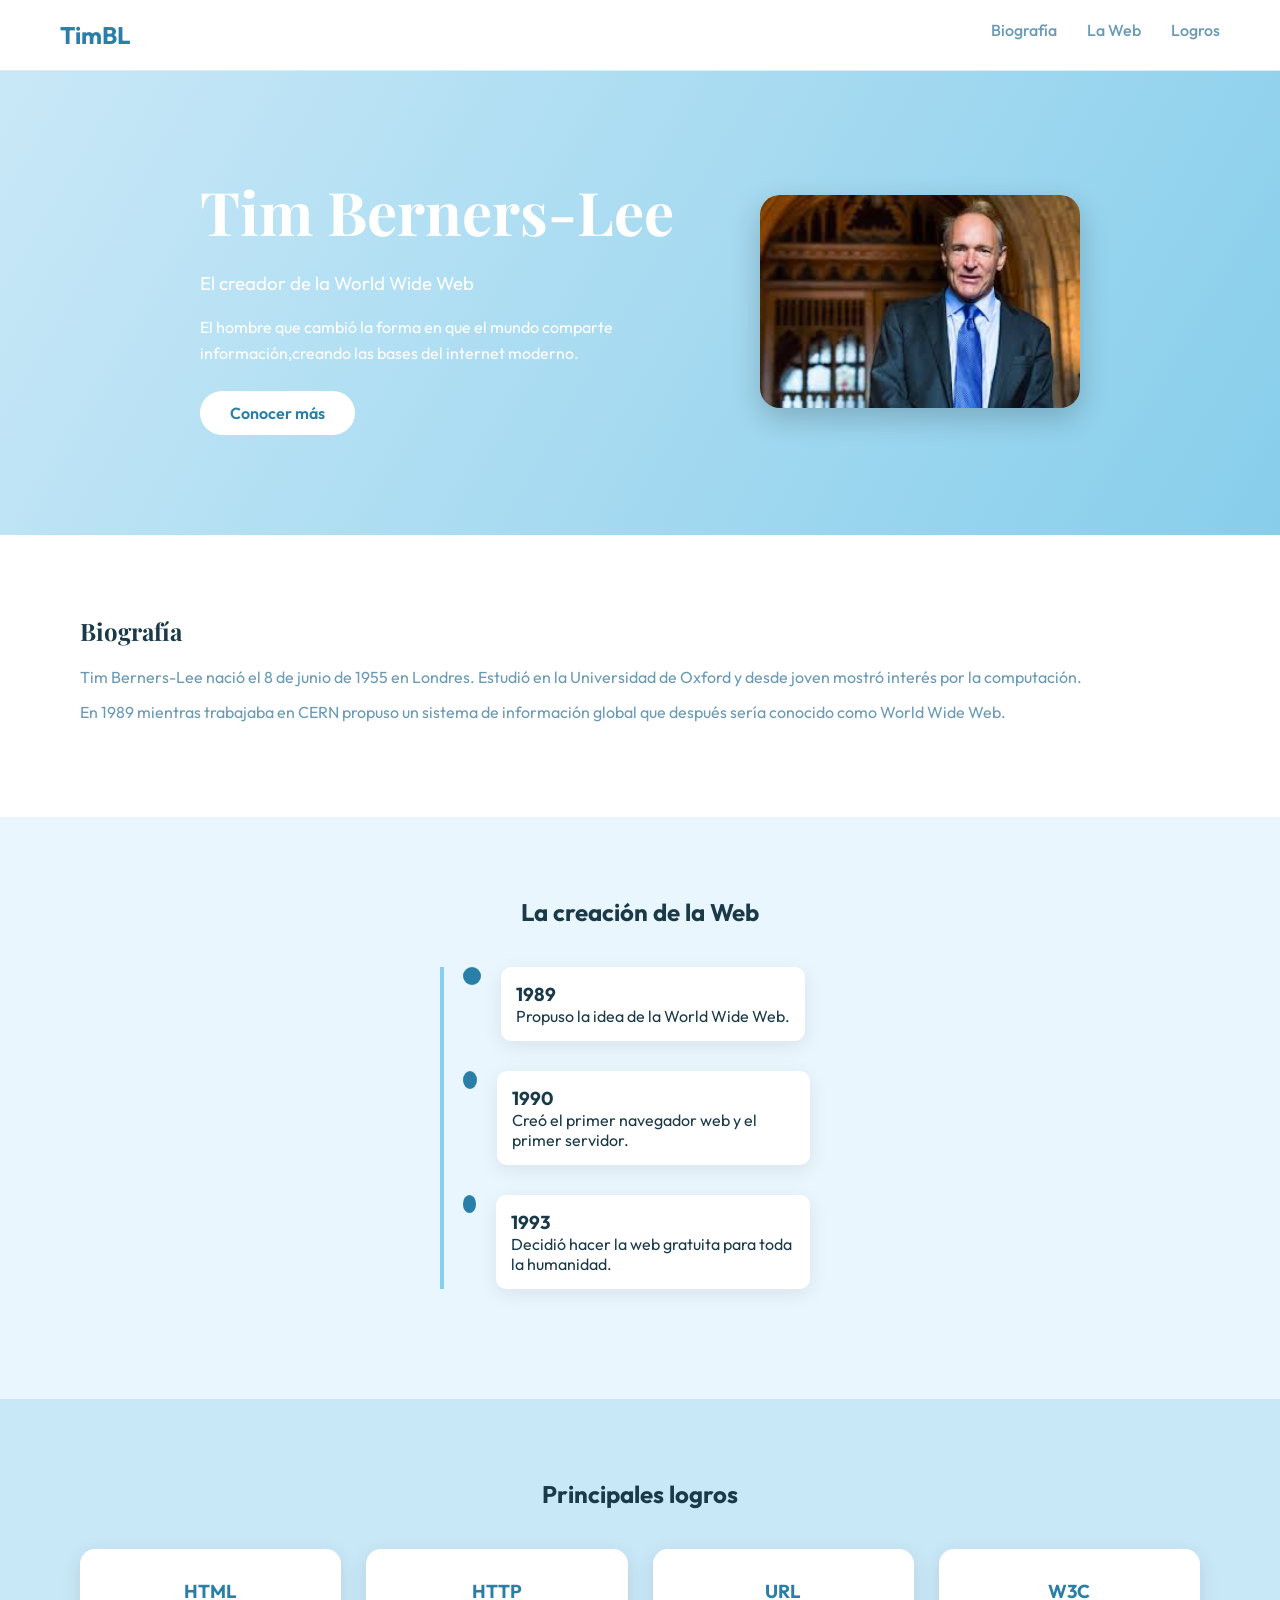
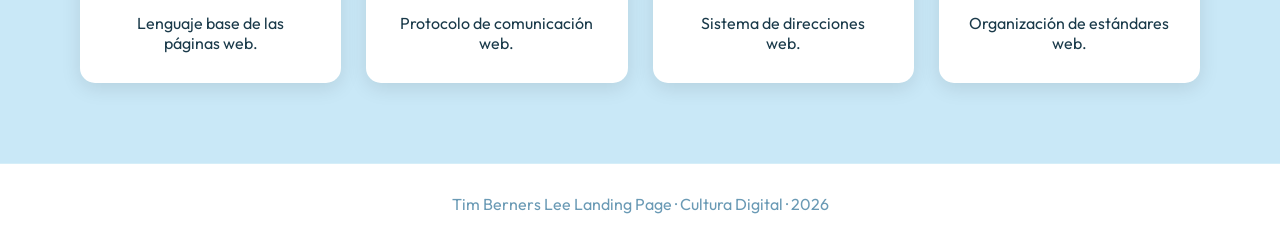
<file: tarea1.html>
<!DOCTYPE html>
<html lang="es">
<head>
<meta charset="UTF-8">
<meta name="viewport" content="width=device-width, initial-scale=1.0">

<title>Tim Berners Lee</title>
<link rel="stylesheet" href="tarea1.css">
<link href="https://fonts.googleapis.com/css2?family=Outfit:wght@300;400;500;600;700&family=Playfair+Display:wght@700&display=swap" rel="stylesheet">
</head>
<body>
<!-- NAV -->
<nav>
    <h2 class="logo">
        TimBL
    </h2>
    <ul>
        <li><a href="#bio">Biografía</a></li>
        <li><a href="#web">La Web</a></li>
        <li><a href="#logros">Logros</a></li>
    </ul>
</nav>
<!-- HERO -->
 <section class="hero">
    <div class="hero-text">
        <h1>
            Tim Berners-Lee
        </h1>
        <h3>
            El creador de la World Wide Web</h3>
            <p>
                El hombre que cambió la forma en que el mundo comparte información,creando las bases del internet moderno.
            </p>
            <a href="#bio" class="btn">
                Conocer más
            </a>
        </div>
        <div class="hero-img">
            <img src="imagenes/tarea1.jpeg" alt="Tim Berners Lee">
        </div>
    </section>
<!-- BIO -->
 <section id="bio" class="about">

<div class="about-text">
    <h2>Biografía</h2>
    <p>Tim Berners-Lee nació el 8 de junio de 1955 en Londres. Estudió en la Universidad de Oxford y desde joven mostró interés por la computación.</p>
    <p>En 1989 mientras trabajaba en CERN propuso un sistema de información global que después sería conocido como World Wide Web.</p>

</div>
</section>
<section id="web" class="timeline">
    <h2>La creación de la Web</h2>
    <div class="timeline-container">
        <div class="timeline-item">
            <div class="circle"></div>
            <div class="timeline-content">
                <h3>1989</h3>
                <p>Propuso la idea de la World Wide Web.</p>
            </div>
        </div>
        <div class="timeline-item">
            <div class="circle"></div>
            <div class="timeline-content">
                <h3>1990</h3>
                <p>Creó el primer navegador web y el primer servidor.</p>
            </div>
        </div>
        <div class="timeline-item">
            <div class="circle"></div>
            <div class="timeline-content">
                <h3>1993</h3>
                <p>Decidió hacer la web gratuita para toda la humanidad.</p>
            </div>
        </div>
    </div>
</section>
</p>
</div>
</div>
</div>
</section>

<section id="logros" class="achievements">
    <h2>Principales logros</h2>
    <div class="achievements-grid">
        <div class="box">
            <h3>HTML</h3>
            <p>Lenguaje base de las páginas web.</p>
        </div>
        <div class="box">
            <h3>HTTP</h3>
            <p>Protocolo de comunicación web.</p>
        </div>
        <div class="box">
        <h3>URL</h3>
        <p>Sistema de direcciones web.</p>
        </div>
        <div class="box">
        <h3>W3C</h3>
        <p>Organización de estándares web.</p>
        </div>
    </div>
</section>
<footer>
    Tim Berners Lee Landing Page · Cultura Digital · 2026
</footer>
</body>
</html>
</file>
<file: stylee.css>
:root {
      --sky:       #87CEEB;
      --sky-light: #c9e8f7;
      --sky-pale:  #eaf6fd;
      --sky-deep:  #4a9fc4;
      --sky-dark:  #2a7fa8;
      --white:     #ffffff;
      --text:      #1a3a4a;
      --muted:     #6a9ab5;
      --border:    rgba(135,206,235,0.35);
      --card-bg:   #ffffff;
      --shadow:    0 8px 32px rgba(74,159,196,0.13);
    }

    *, *::before, *::after { box-sizing: border-box; margin: 0; padding: 0; }
    html { scroll-behavior: smooth; }

    body {
      font-family: 'Outfit', sans-serif;
      background: var(--sky-pale);
      color: var(--text);
      overflow-x: hidden;
    }

    /* ─── HERO / PORTADA ──────────────────────────────── */
    .hero {
      position: relative;
      min-height: 100vh;
      display: flex;
      flex-direction: column;
      align-items: center;
      justify-content: center;
      text-align: center;
      padding: 80px 24px 60px;
      overflow: hidden;
      background: linear-gradient(160deg, #d6f0fb 0%, #a8d8f0 40%, #87CEEB 100%);
    }

    /* Círculos decorativos de fondo */
    .hero::before,
    .hero::after {
      content: '';
      position: absolute;
      border-radius: 50%;
      pointer-events: none;
    }
    .hero::before {
      width: 700px; height: 700px;
      background: radial-gradient(circle, rgba(255,255,255,0.45) 0%, transparent 70%);
      top: -200px; left: -180px;
    }
    .hero::after {
      width: 500px; height: 500px;
      background: radial-gradient(circle, rgba(255,255,255,0.3) 0%, transparent 70%);
      bottom: -150px; right: -130px;
    }

    /* Grid de puntos */
    .hero-dots {
      position: absolute;
      inset: 0;
      background-image: radial-gradient(rgba(255,255,255,0.55) 1.5px, transparent 1.5px);
      background-size: 36px 36px;
      pointer-events: none;
    }

    /* Líneas decorativas flotantes */
    .hero-lines {
      position: absolute;
      inset: 0;
      overflow: hidden;
      pointer-events: none;
    }
    .hero-lines span {
      position: absolute;
      display: block;
      width: 1px;
      background: rgba(255,255,255,0.5);
      animation: lineFloat 6s ease-in-out infinite;
    }
    .hero-lines span:nth-child(1) { left: 15%; height: 80px; top: 10%; animation-delay: 0s; }
    .hero-lines span:nth-child(2) { left: 80%; height: 120px; top: 20%; animation-delay: 1s; }
    .hero-lines span:nth-child(3) { left: 50%; height: 60px; top: 70%; animation-delay: 2s; }
    .hero-lines span:nth-child(4) { left: 30%; height: 90px; top: 55%; animation-delay: 0.5s; }
    .hero-lines span:nth-child(5) { left: 68%; height: 70px; top: 80%; animation-delay: 1.5s; }

    @keyframes lineFloat {
      0%,100% { opacity: 0.3; transform: scaleY(1); }
      50%      { opacity: 0.9; transform: scaleY(1.2); }
    }

    .hero-inner { position: relative; z-index: 1; }

    .hero-chip {
      display: inline-flex;
      align-items: center;
      gap: 8px;
      background: rgba(255,255,255,0.6);
      backdrop-filter: blur(8px);
      border: 1px solid rgba(255,255,255,0.8);
      border-radius: 100px;
      padding: 7px 20px;
      font-size: 0.72rem;
      letter-spacing: 0.15em;
      text-transform: uppercase;
      color: var(--sky-dark);
      font-weight: 600;
      margin-bottom: 32px;
      animation: fadeUp 0.7s ease both;
    }
    .hero-chip::before {
      content: '';
      width: 7px; height: 7px;
      border-radius: 50%;
      background: var(--sky-dark);
    }

    .hero-title {
      font-family: 'Playfair Display', serif;
      font-size: clamp(2.6rem, 7vw, 5.5rem);
      font-weight: 700;
      line-height: 1.08;
      color: var(--white);
      text-shadow: 0 2px 24px rgba(42,127,168,0.25);
      animation: fadeUp 0.8s 0.1s ease both;
    }
    .hero-title em {
      font-style: normal;
      color: var(--sky-dark);
      text-shadow: none;
    }

    .hero-sub {
      margin-top: 18px;
      font-size: 0.8rem;
      font-weight: 500;
      letter-spacing: 0.2em;
      text-transform: uppercase;
      color: rgba(255,255,255,0.75);
      animation: fadeUp 0.9s 0.2s ease both;
    }

    .hero-divider {
      width: 48px; height: 2px;
      background: rgba(255,255,255,0.6);
      margin: 28px auto;
      border-radius: 2px;
      animation: fadeUp 0.9s 0.3s ease both;
    }

    .hero-desc {
      max-width: 420px;
      font-size: 0.95rem;
      line-height: 1.75;
      color: rgba(255,255,255,0.8);
      animation: fadeUp 0.9s 0.4s ease both;
    }

    .hero-scroll {
      margin-top: 52px;
      display: flex;
      flex-direction: column;
      align-items: center;
      gap: 10px;
      animation: fadeUp 0.9s 0.6s ease both;
    }
    .hero-scroll p {
      font-size: 0.65rem;
      letter-spacing: 0.18em;
      text-transform: uppercase;
      color: rgba(255,255,255,0.6);
    }
    .scroll-track {
      width: 24px; height: 38px;
      border: 2px solid rgba(255,255,255,0.5);
      border-radius: 100px;
      display: flex;
      justify-content: center;
      padding-top: 6px;
    }
    .scroll-ball {
      width: 5px; height: 5px;
      border-radius: 50%;
      background: white;
      animation: scrollBall 1.8s infinite;
    }

    /* ─── WAVE SEPARATOR ──────────────────────────────── */
    .wave {
      display: block;
      width: 100%;
      overflow: hidden;
      line-height: 0;
      background: var(--sky-pale);
    }
    .wave svg {
      display: block;
      width: 100%; height: 70px;
    }

    /* ─── NAV ─────────────────────────────────────────── */
    nav {
      position: sticky;
      top: 0;
      z-index: 100;
      background: rgba(255,255,255,0.88);
      backdrop-filter: blur(14px);
      border-bottom: 1px solid var(--border);
      display: flex;
      align-items: center;
      justify-content: space-between;
      padding: 0 48px;
      height: 60px;
    }
    .nav-logo {
      font-weight: 700;
      font-size: 0.85rem;
      letter-spacing: 0.06em;
      color: var(--sky-dark);
      text-transform: uppercase;
    }
    .nav-links {
      list-style: none;
      display: flex;
      gap: 28px;
    }
    .nav-links a {
      font-size: 0.82rem;
      font-weight: 500;
      color: var(--muted);
      text-decoration: none;
      transition: color 0.2s;
    }
    .nav-links a:hover { color: var(--sky-dark); }

    /* ─── SECTION WRAPPER ─────────────────────────────── */
    .section-wrap {
      max-width: 1100px;
      margin: 0 auto;
      padding: 80px 24px;
    }

    .section-eyebrow {
      font-size: 0.68rem;
      font-weight: 600;
      letter-spacing: 0.22em;
      text-transform: uppercase;
      color: var(--sky-deep);
      margin-bottom: 10px;
    }

    .section-heading {
      font-family: 'Playfair Display', serif;
      font-size: 2rem;
      color: var(--text);
      margin-bottom: 48px;
    }

    /* ─── CARDS GRID ──────────────────────────────────── */
    .cards-grid {
      display: grid;
      grid-template-columns: repeat(auto-fill, minmax(300px, 1fr));
      gap: 28px;
    }

    .card {
      background: var(--card-bg);
      border-radius: 18px;
      border: 1px solid var(--border);
      box-shadow: var(--shadow);
      overflow: hidden;
      display: flex;
      flex-direction: column;
      transition: transform 0.3s, box-shadow 0.3s;
    }
    .card:hover {
      transform: translateY(-6px);
      box-shadow: 0 16px 48px rgba(74,159,196,0.2);
    }

    /* Image placeholder con patrón SVG inline */
    .card-img {
      position: relative;
      width: 100%;
      height: 190px;
      overflow: hidden;
      background: linear-gradient(135deg, var(--sky-light) 0%, var(--sky) 100%);
      display: flex;
      align-items: center;
      justify-content: center;
    }
    .card-img-inner {
      position: relative;
      z-index: 1;
      display: flex;
      flex-direction: column;
      align-items: center;
      gap: 8px;
    }
    .card-img-icon {
      width: 52px; height: 52px;
      border-radius: 14px;
      background: rgba(255,255,255,0.55);
      backdrop-filter: blur(6px);
      border: 1.5px solid rgba(255,255,255,0.8);
      display: flex;
      align-items: center;
      justify-content: center;
      font-size: 1.5rem;
    }
    .card-img-label {
      font-size: 0.62rem;
      font-weight: 600;
      letter-spacing: 0.15em;
      text-transform: uppercase;
      color: rgba(255,255,255,0.85);
    }

    /* Patrón de fondo de la imagen */
    .card-img::before {
      content: '';
      position: absolute;
      inset: 0;
      background-image: radial-gradient(rgba(255,255,255,0.35) 1px, transparent 1px);
      background-size: 20px 20px;
    }

    /* Badge número en la imagen */
    .card-badge {
      position: absolute;
      top: 14px;
      right: 14px;
      background: rgba(255,255,255,0.7);
      backdrop-filter: blur(6px);
      border: 1px solid rgba(255,255,255,0.9);
      border-radius: 100px;
      padding: 4px 12px;
      font-size: 0.62rem;
      font-weight: 700;
      letter-spacing: 0.12em;
      color: var(--sky-dark);
      text-transform: uppercase;
    }

    /* Si el usuario añade una img real */
    .card-img img {
      position: absolute;
      inset: 0;
      width: 100%;
      height: 100%;
      object-fit: cover;
    }

    .card-body {
      padding: 24px 24px 20px;
      flex: 1;
      display: flex;
      flex-direction: column;
    }

    .card-tag {
      display: inline-block;
      font-size: 0.62rem;
      font-weight: 600;
      letter-spacing: 0.14em;
      text-transform: uppercase;
      color: var(--sky-deep);
      background: var(--sky-pale);
      border: 1px solid var(--border);
      border-radius: 100px;
      padding: 3px 11px;
      margin-bottom: 12px;
      width: fit-content;
    }

    .card-title {
      font-family: 'Playfair Display', serif;
      font-size: 1.15rem;
      color: var(--text);
      margin-bottom: 10px;
      line-height: 1.3;
    }

    .card-desc {
      font-size: 0.84rem;
      line-height: 1.72;
      color: var(--muted);
      flex: 1;
    }

    .card-footer {
      padding: 0 24px 22px;
      display: flex;
      align-items: center;
      justify-content: space-between;
    }

    .card-meta {
      font-size: 0.68rem;
      color: #b0cfe0;
      font-weight: 500;
      letter-spacing: 0.05em;
    }

    .btn-ver {
      display: inline-flex;
      align-items: center;
      gap: 7px;
      background: linear-gradient(135deg, var(--sky-deep) 0%, var(--sky-dark) 100%);
      color: white;
      font-family: 'Outfit', sans-serif;
      font-size: 0.78rem;
      font-weight: 600;
      letter-spacing: 0.06em;
      border: none;
      border-radius: 100px;
      padding: 9px 22px;
      cursor: pointer;
      text-decoration: none;
      transition: transform 0.2s, box-shadow 0.2s;
      box-shadow: 0 4px 14px rgba(42,127,168,0.3);
    }
    .btn-ver:hover {
      transform: translateY(-1px);
      box-shadow: 0 7px 20px rgba(42,127,168,0.4);
    }
    .btn-ver svg {
      width: 13px; height: 13px;
      transition: transform 0.2s;
    }
    .btn-ver:hover svg { transform: translateX(2px); }

    /* ─── FOOTER ──────────────────────────────────────── */
    footer {
      background: white;
      border-top: 1px solid var(--border);
      text-align: center;
      padding: 32px 24px;
      font-size: 0.72rem;
      letter-spacing: 0.1em;
      text-transform: uppercase;
      color: var(--muted);
    }

    /* ─── ANIMATIONS ──────────────────────────────────── */
    @keyframes fadeUp {
      from { opacity: 0; transform: translateY(20px); }
      to   { opacity: 1; transform: translateY(0); }
    }
    @keyframes scrollBall {
      0%   { transform: translateY(0); opacity: 1; }
      80%  { transform: translateY(14px); opacity: 0; }
      100% { transform: translateY(0); opacity: 0; }
    }

    /* ─── RESPONSIVE ──────────────────────────────────── */
    @media (max-width: 640px) {
      nav { padding: 0 20px; }
      .nav-links { display: none; }
      .cards-grid { grid-template-columns: 1fr; }
    }
</file>
<file: analisisdedatos.css>
:root{

--sky:#87CEEB;
--sky-light:#c9e8f7;
--sky-pale:#eaf6fd;
--sky-dark:#2a7fa8;
--text:#1a3a4a;
--muted:#6a9ab5;

}

*{

margin:0;
padding:0;
box-sizing:border-box;

}

body{

font-family:'Outfit',sans-serif;
background:var(--sky-pale);
color:var(--text);

}



/* NAV */

nav{

background:white;

display:flex;

justify-content:space-between;

padding:20px 60px;

border-bottom:1px solid #dbeef7;

}

nav ul{

display:flex;

gap:30px;

list-style:none;

}

nav a{

text-decoration:none;

color:var(--muted);

font-weight:500;

}

nav a:hover{

color:var(--sky-dark);

}

.logo{

color:var(--sky-dark);

}



/* HERO */

.hero{

height:70vh;

display:flex;

align-items:center;

justify-content:center;

text-align:center;

background:linear-gradient(140deg,var(--sky-light),var(--sky));

}

.hero-text{

max-width:600px;

}

.hero h1{

font-size:55px;

color:white;

margin-bottom:20px;

}

.hero p{

color:white;

line-height:1.6;

}



.btn{

display:inline-block;

margin-top:25px;

background:white;

color:var(--sky-dark);

padding:12px 30px;

border-radius:30px;

text-decoration:none;

font-weight:600;

transition:.3s;

}

.btn:hover{

background:var(--sky-pale);

}



/* SECTION */

.section{

padding:80px;

text-align:center;

}

.section h2{

margin-bottom:40px;

font-size:35px;

}



/* CARDS */

.container{

display:flex;

justify-content:center;

gap:30px;

flex-wrap:wrap;

}

.card{

background:white;

padding:30px;

width:260px;

border-radius:15px;

box-shadow:0 10px 25px rgba(0,0,0,0.08);

}

.card h3{

color:var(--sky-dark);

margin-bottom:10px;

}



/* TOOLS */

.tools{

padding:80px;

background:var(--sky-light);

text-align:center;

}

.tools-container{

display:grid;

grid-template-columns:repeat(4,1fr);

gap:25px;

margin-top:40px;

}

.tool{

background:white;

padding:25px;

border-radius:15px;

box-shadow:0 5px 20px rgba(0,0,0,0.08);

transition:.3s;

}

.tool:hover{

transform:translateY(-6px);

}



/* STEPS */

.steps{

margin-top:40px;

display:flex;

gap:20px;

justify-content:center;

flex-wrap:wrap;

}

.step{

background:white;

padding:20px 25px;

border-radius:30px;

box-shadow:0 5px 15px rgba(0,0,0,0.08);

}



/* FOOTER */

footer{

background:white;

padding:25px;

text-align:center;

color:var(--muted);

border-top:1px solid #dbeef7;

}



/* RESPONSIVE */

@media(max-width:900px){

.tools-container{

grid-template-columns:1fr;

}

.hero h1{

font-size:35px;

}

nav{

flex-direction:column;

text-align:center;

gap:15px;

}

}
</file>
<file: creacioncontenido.css>
:root{

--sky:#87CEEB;
--sky-light:#c9e8f7;
--sky-pale:#eaf6fd;
--sky-dark:#2a7fa8;
--text:#1a3a4a;
--muted:#6a9ab5;

}

*{

margin:0;
padding:0;
box-sizing:border-box;

}

body{

font-family:'Outfit',sans-serif;

background:var(--sky-pale);

color:var(--text);

}



/* NAV */

nav{

background:white;

display:flex;

justify-content:space-between;

padding:20px 60px;

border-bottom:1px solid #dbeef7;

}

nav ul{

display:flex;

gap:30px;

list-style:none;

}

nav a{

text-decoration:none;

color:var(--muted);

font-weight:500;

}

nav a:hover{

color:var(--sky-dark);

}

.logo{

color:var(--sky-dark);

}



/* HERO */

.hero{

height:75vh;

display:flex;

align-items:center;

justify-content:center;

text-align:center;

background:linear-gradient(140deg,var(--sky-light),var(--sky));

padding:40px;

}

.hero-container{

max-width:650px;

}

.hero h1{

font-size:50px;

color:white;

margin-bottom:20px;

}

.hero p{

color:white;

line-height:1.6;

}



/* BUTTON */

.btn{

display:inline-block;

margin-top:25px;

background:white;

color:var(--sky-dark);

padding:12px 30px;

border-radius:30px;

text-decoration:none;

font-weight:600;

transition:.3s;

}

.btn:hover{

background:var(--sky-pale);

}



/* SECTION */

.section{

padding:80px;

text-align:center;

}

.section h2{

margin-bottom:40px;

font-size:35px;

}



/* CARDS */

.cards{

display:flex;

justify-content:center;

gap:30px;

flex-wrap:wrap;

}

.card{

background:white;

padding:30px;

width:260px;

border-radius:15px;

box-shadow:0 10px 25px rgba(0,0,0,0.08);

}

.card h3{

color:var(--sky-dark);

margin-bottom:10px;

}



/* TOOLS */

.tools{

padding:80px;

background:var(--sky-light);

text-align:center;

}

.tools-container{

display:grid;

grid-template-columns:repeat(4,1fr);

gap:25px;

margin-top:40px;

}

.tool{

background:white;

padding:25px;

border-radius:15px;

box-shadow:0 5px 20px rgba(0,0,0,0.08);

transition:.3s;

}

.tool:hover{

transform:translateY(-6px);

}



/* SKILLS */

.skills{

margin-top:40px;

display:flex;

gap:20px;

justify-content:center;

flex-wrap:wrap;

}

.skill{

background:white;

padding:20px 25px;

border-radius:30px;

box-shadow:0 5px 15px rgba(0,0,0,0.08);

}



/* FOOTER */

footer{

background:white;

padding:25px;

text-align:center;

color:var(--muted);

border-top:1px solid #dbeef7;

}



/* RESPONSIVE */

@media(max-width:900px){

.tools-container{

grid-template-columns:1fr;

}

.hero h1{

font-size:35px;

}

nav{

flex-direction:column;

text-align:center;

gap:15px;

}

}
</file>
<file: ia.css>
:root{

--sky:#87CEEB;
--sky-light:#c9e8f7;
--sky-pale:#eaf6fd;
--sky-deep:#4a9fc4;
--sky-dark:#2a7fa8;
--white:#ffffff;
--text:#1a3a4a;
--muted:#6a9ab5;

}

*{

margin:0;
padding:0;
box-sizing:border-box;

}

body{

font-family:'Outfit',sans-serif;

background:var(--sky-pale);

color:var(--text);

}



/* HERO */

.hero{

height:80vh;

display:flex;

align-items:center;

justify-content:center;

text-align:center;

background:linear-gradient(140deg,var(--sky-light),var(--sky));

padding:40px;

}


.hero h1{

font-size:50px;

color:white;

margin-bottom:20px;

}


.hero span{

color:#eaf6fd;

}


.hero p{

color:white;

max-width:600px;

margin:auto;

line-height:1.6;

}


.btn{

display:inline-block;

margin-top:30px;

background:white;

color:var(--sky-dark);

padding:12px 30px;

border-radius:30px;

text-decoration:none;

font-weight:600;

transition:.3s;

}


.btn:hover{

background:var(--sky-pale);

}



/* SECTIONS */

.section{

padding:80px;

text-align:center;

}


.section h2{

margin-bottom:40px;

font-size:35px;

}



/* INFO */

.info-container{

display:flex;

gap:30px;

justify-content:center;

flex-wrap:wrap;

}


.info-box{

background:white;

padding:30px;

width:260px;

border-radius:15px;

box-shadow:0 10px 25px rgba(0,0,0,0.08);

}


.info-box h3{

color:var(--sky-dark);

margin-bottom:10px;

}



/* TOOLS */

.tools{

padding:80px;

background:var(--sky-light);

text-align:center;

}


.tools-grid{

margin-top:40px;

display:grid;

grid-template-columns:repeat(4,1fr);

gap:25px;

}


.tool{

background:white;

padding:25px;

border-radius:15px;

box-shadow:0 5px 20px rgba(0,0,0,0.08);

transition:.3s;

}


.tool:hover{

transform:translateY(-6px);

}


.tool h3{

color:var(--sky-dark);

margin-bottom:10px;

}



/* BENEFITS */

.benefits{

padding:80px;

text-align:center;

}


.benefits-container{

margin-top:40px;

display:flex;

gap:25px;

justify-content:center;

flex-wrap:wrap;

}


.benefit{

background:white;

padding:20px 30px;

border-radius:30px;

box-shadow:0 5px 15px rgba(0,0,0,0.08);

}



/* FOOTER */

footer{

background:white;

padding:25px;

text-align:center;

color:var(--muted);

border-top:1px solid #dbeef7;

}



/* RESPONSIVE */

@media(max-width:900px){

.tools-grid{

grid-template-columns:1fr;

}

.hero h1{

font-size:35px;

}

}
</file>
<file: programacion.css>
:root {

    --sky:#87CEEB;
    --sky-light:#c9e8f7;
    --sky-pale:#eaf6fd;
    --sky-deep:#4a9fc4;
    --sky-dark:#2a7fa8;
    --white:#ffffff;
    --text:#1a3a4a;
    --muted:#6a9ab5;
    --border:rgba(135,206,235,0.35);

}

* {

    box-sizing:border-box;
    margin:0;
    padding:0;

}

body {

    font-family:'Outfit',sans-serif;
    background:var(--sky-pale);
    color:var(--text);

}


/* HERO */

.hero {

    position:relative;
    min-height:70vh;
    display:flex;
    align-items:center;
    justify-content:center;
    text-align:center;
    background:linear-gradient(160deg,#d6f0fb,#87CEEB);
    padding:80px;

}

.hero-inner {

    max-width:700px;

}

.hero-chip {

    background:white;
    display:inline-block;
    padding:8px 20px;
    border-radius:30px;
    font-size:14px;
    color:var(--sky-dark);
    margin-bottom:20px;

}

.hero-title {

    font-size:55px;
    font-family:'Playfair Display';
    color:white;

}

.hero-title em {

    font-style:normal;
    color:#eaf6fd;

}

.hero-sub {

    color:white;
    margin-top:10px;
    font-size:20px;

}

.hero-divider {

    width:80px;
    height:4px;
    background:white;
    margin:25px auto;
    border-radius:10px;

}

.hero-desc {

    color:white;
    line-height:1.6;

}


/* NAV */

nav {

    background:white;
    display:flex;
    justify-content:space-between;
    padding:20px 60px;
    border-bottom:1px solid var(--border);

}

.nav-links {

    display:flex;
    gap:30px;
    list-style:none;

}

.nav-links a {

    text-decoration:none;
    color:var(--muted);
    font-weight:500;

}

.nav-links a:hover {

    color:var(--sky-dark);

}

.nav-logo {

    font-weight:700;
    color:var(--sky-dark);

}


/* SECTIONS */

.section-wrap {

    padding:80px;
    text-align:center;

}

.section-heading {

    font-family:'Playfair Display';
    margin-bottom:40px;
    font-size:35px;

}

.section-eyebrow {

    color:var(--muted);
    margin-bottom:10px;

}


/* CARDS */

.cards-grid {

    display:grid;
    grid-template-columns:repeat(3,1fr);
    gap:30px;

}

.card {

    background:white;
    border-radius:15px;
    overflow:hidden;
    box-shadow:0 10px 25px rgba(0,0,0,0.08);
    transition:.3s;

}

.card:hover {

    transform:translateY(-8px);

}

.card-img {

    background:var(--sky-light);
    padding:30px;
    position:relative;

}

.card-badge {

    position:absolute;
    top:15px;
    right:15px;
    background:white;
    padding:5px 12px;
    border-radius:20px;
    font-size:12px;
    color:var(--sky-dark);

}

.card-img-icon {

    font-size:40px;

}

.card-img-label {

    display:block;
    margin-top:10px;
    color:var(--sky-dark);

}

.card-body {

    padding:25px;

}

.card-title {

    margin-bottom:10px;
    color:var(--sky-dark);

}

.card-desc {

    color:var(--muted);
    line-height:1.5;

}


/* FOOTER */

footer {

    background:white;
    padding:30px;
    text-align:center;
    margin-top:40px;
    color:var(--muted);
    border-top:1px solid var(--border);

}


/* RESPONSIVE */

@media(max-width:900px) {

    .cards-grid {

        grid-template-columns:1fr;

    }

    nav {

        flex-direction:column;
        gap:15px;
        text-align:center;

    }

}
</file>
<file: proyectofinal.css>
:root{

--sky:#87CEEB;
--sky-light:#c9e8f7;
--sky-pale:#eaf6fd;
--sky-dark:#2a7fa8;
--text:#1a3a4a;
--muted:#6a9ab5;

}

*{

margin:0;
padding:0;
box-sizing:border-box;

}

body{

font-family:'Outfit',sans-serif;

background:var(--sky-pale);

color:var(--text);

}



/* NAV */

nav{

background:white;

display:flex;

justify-content:space-between;

padding:20px 60px;

border-bottom:1px solid #dbeef7;

}

nav ul{

display:flex;

gap:30px;

list-style:none;

}

nav a{

text-decoration:none;

color:var(--muted);

font-weight:500;

}

nav a:hover{

color:var(--sky-dark);

}

.logo{

color:var(--sky-dark);

}



/* HERO */

.hero{

height:75vh;

display:flex;

align-items:center;

justify-content:center;

text-align:center;

background:linear-gradient(140deg,var(--sky-light),var(--sky));

padding:40px;

}

.hero-content{

max-width:650px;

}

.hero h1{

font-size:50px;

color:white;

margin-bottom:20px;

}

.hero p{

color:white;

line-height:1.6;

}



/* BUTTON */

.btn{

display:inline-block;

margin-top:25px;

background:white;

color:var(--sky-dark);

padding:12px 30px;

border-radius:30px;

text-decoration:none;

font-weight:600;

transition:.3s;

}

.btn:hover{

background:var(--sky-pale);

}



/* SECTION */

.section{

padding:80px;

text-align:center;

}

.section h2{

margin-bottom:40px;

font-size:35px;

}



/* CARDS */

.cards{

display:flex;

justify-content:center;

gap:30px;

flex-wrap:wrap;

}

.card{

background:white;

padding:30px;

width:260px;

border-radius:15px;

box-shadow:0 10px 25px rgba(0,0,0,0.08);

}



/* TOOLS */

.tools{

padding:80px;

background:var(--sky-light);

text-align:center;

}

.tools-container{

display:grid;

grid-template-columns:repeat(4,1fr);

gap:25px;

margin-top:40px;

}

.tool{

background:white;

padding:25px;

border-radius:15px;

box-shadow:0 5px 20px rgba(0,0,0,0.08);

transition:.3s;

}

.tool:hover{

transform:translateY(-6px);

}



/* SKILLS */

.skills{

margin-top:40px;

display:flex;

gap:20px;

justify-content:center;

flex-wrap:wrap;

}

.skill{

background:white;

padding:20px 25px;

border-radius:30px;

box-shadow:0 5px 15px rgba(0,0,0,0.08);

}



/* FOOTER */

footer{

background:white;

padding:25px;

text-align:center;

color:var(--muted);

border-top:1px solid #dbeef7;

}



/* RESPONSIVE */

@media(max-width:900px){

.tools-container{

grid-template-columns:1fr;

}

.hero h1{

font-size:35px;

}

nav{

flex-direction:column;

text-align:center;

gap:15px;

}

}
</file>
<file: tarea1.css>
:root{

--sky:#87CEEB;
--sky-light:#c9e8f7;
--sky-pale:#eaf6fd;
--sky-deep:#4a9fc4;
--sky-dark:#2a7fa8;
--white:#ffffff;
--text:#1a3a4a;
--muted:#6a9ab5;
--border:rgba(135,206,235,0.35);

}

*{

box-sizing:border-box;
margin:0;
padding:0;

}

body{

font-family:'Outfit',sans-serif;

background:var(--sky-pale);

color:var(--text);

}


/* NAV */

nav{

background:white;

display:flex;

justify-content:space-between;

padding:20px 60px;

border-bottom:1px solid var(--border);

}


nav ul{

display:flex;

gap:30px;

list-style:none;

}


nav a{

text-decoration:none;

color:var(--muted);

font-weight:500;

}


nav a:hover{

color:var(--sky-dark);

}


.logo{

color:var(--sky-dark);

}



/* HERO */

.hero{

display:flex;

align-items:center;

justify-content:center;

gap:60px;

padding:100px 60px;

background:linear-gradient(120deg,var(--sky-light),var(--sky));

}


.hero-text{

max-width:500px;

}


.hero h1{

font-size:60px;

font-family:'Playfair Display';

color:white;

}


.hero h3{

color:white;

margin:20px 0;

font-weight:400;

}


.hero p{

color:white;

line-height:1.6;

}


.hero-img img{

width:320px;

border-radius:20px;

box-shadow:0 10px 30px rgba(0,0,0,0.2);

}



.btn{

display:inline-block;

margin-top:25px;

background:white;

color:var(--sky-dark);

padding:12px 30px;

border-radius:30px;

text-decoration:none;

font-weight:600;

}


.btn:hover{

background:var(--sky-pale);

}



/* ABOUT */

.about{

display:flex;

gap:60px;

padding:80px;

background:white;

}


.about img{

width:280px;

border-radius:15px;

}


.about h2{

font-family:'Playfair Display';

margin-bottom:20px;

}


.about p{

margin-bottom:15px;

color:var(--muted);

}



/* TIMELINE */

.timeline{

padding:80px;

text-align:center;

}


.timeline-container{

margin-top:40px;

border-left:4px solid var(--sky);

width:400px;

margin-left:auto;

margin-right:auto;

}


.timeline-item{

display:flex;

gap:20px;

margin:30px;

text-align:left;

}


.circle{

width:18px;

height:18px;

background:var(--sky-dark);

border-radius:50%;

margin-left:-11px;

}


.timeline-content{

background:white;

padding:15px;

border-radius:10px;

box-shadow:0 5px 20px rgba(0,0,0,0.08);

}



/* ACHIEVEMENTS */

.achievements{

padding:80px;

background:var(--sky-light);

text-align:center;

}


.achievements-grid{

margin-top:40px;

display:grid;

grid-template-columns:repeat(4,1fr);

gap:25px;

}


.box{

background:white;

padding:30px;

border-radius:15px;

box-shadow:0 5px 20px rgba(0,0,0,0.1);

}


.box h3{

color:var(--sky-dark);

margin-bottom:10px;

}



/* FOOTER */

footer{

background:white;

text-align:center;

padding:30px;

color:var(--muted);

border-top:1px solid var(--border);

}



/* RESPONSIVE */

@media(max-width:900px){

.hero{

flex-direction:column;

text-align:center;

}

.about{

flex-direction:column;

text-align:center;

}

.achievements-grid{
    grid-template-columns:1fr;
}

.timeline-container{
    width:100%;
}

}
</file>
